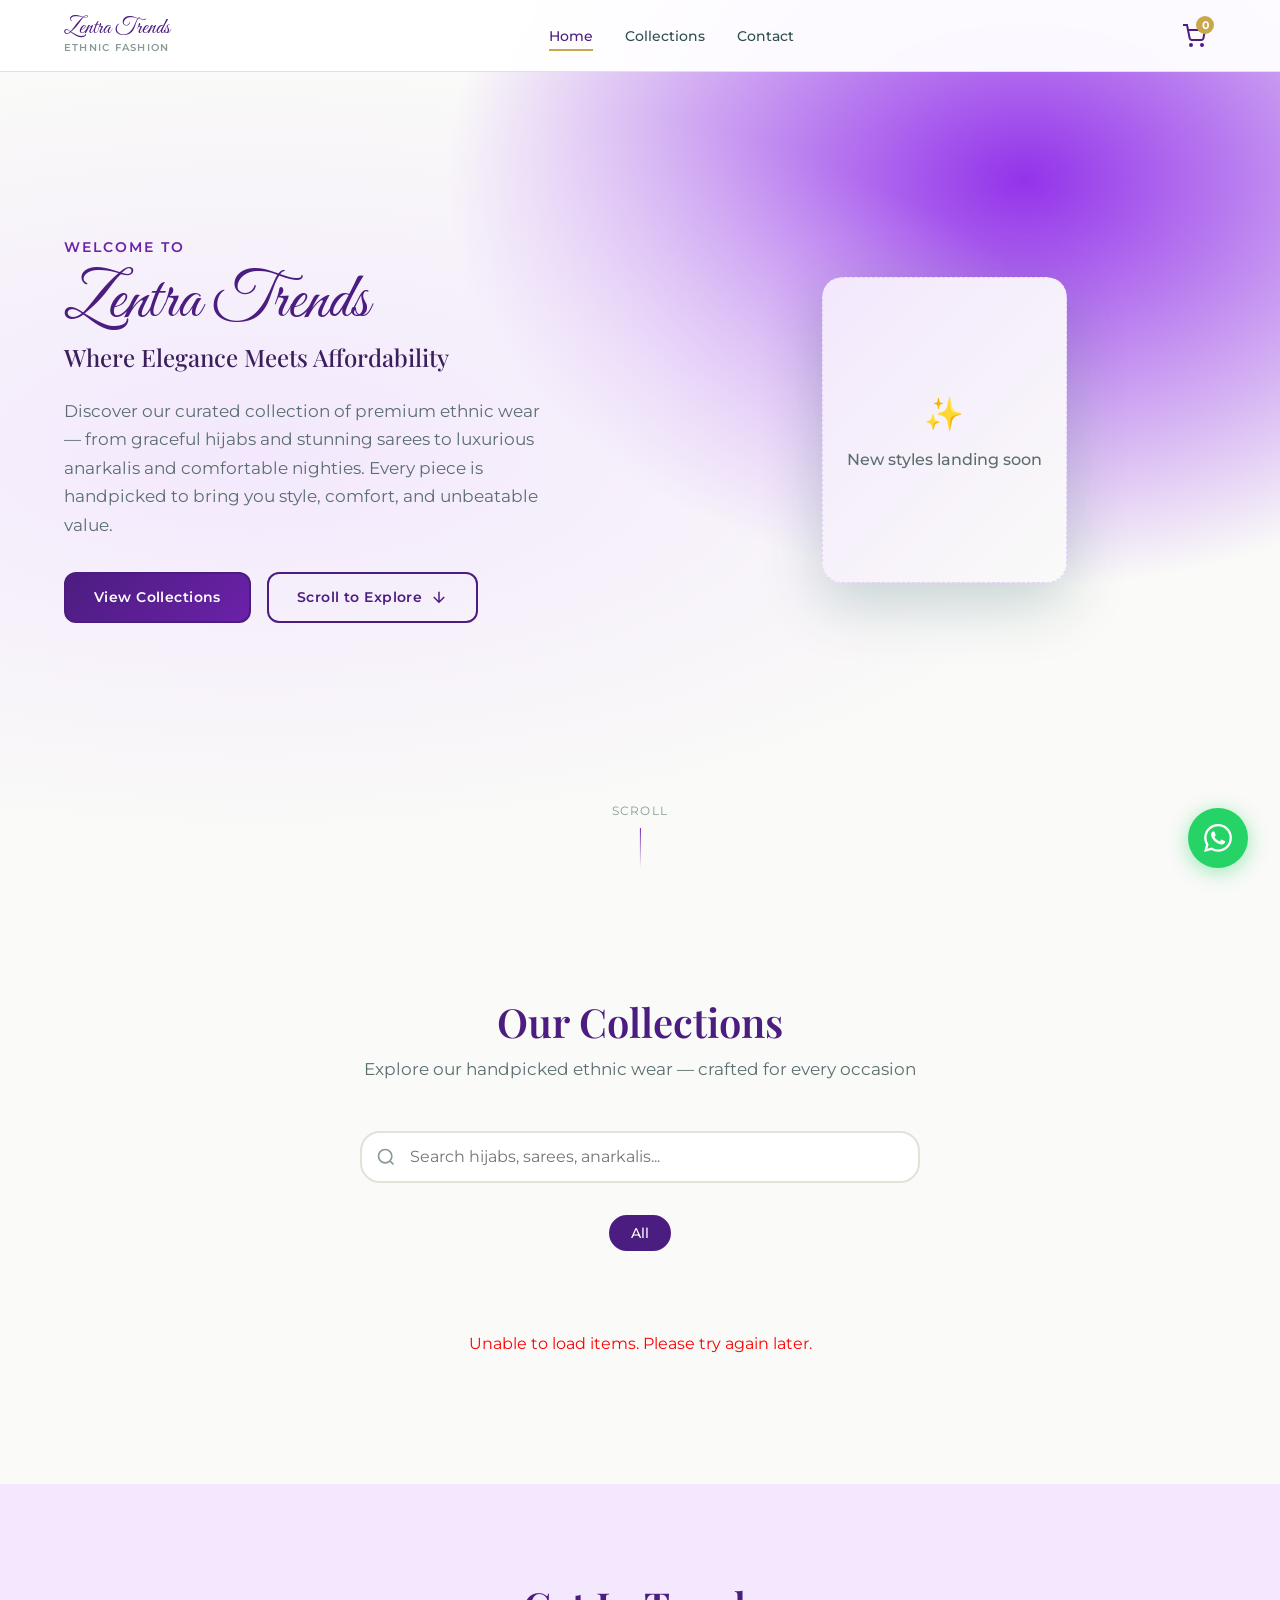
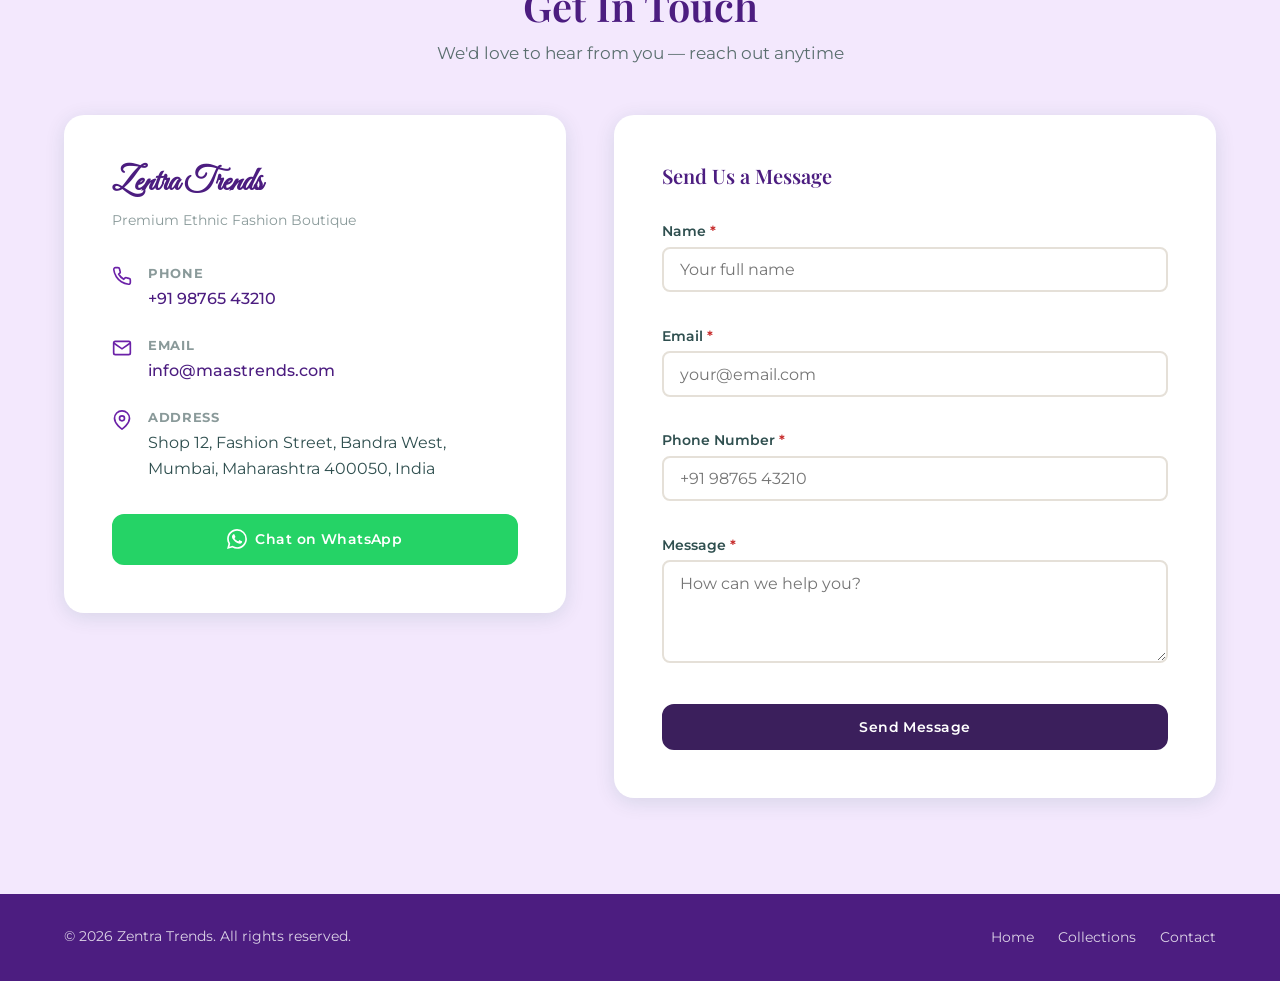
<file: user/index.html>
﻿<!DOCTYPE html>
<html lang="en">
<head>
  <meta charset="UTF-8">
  <meta name="viewport" content="width=device-width, initial-scale=1.0">
  <meta name="description" content="Zentra Trends — Premium ethnic wear including hijabs, sarees, anarkalis, nighties and 3-piece sets. Shop elegant clothing at affordable prices.">
  <title>Zentra Trends | Ethnic Fashion Boutique</title>

  <!-- Google Fonts -->
  <link rel="preconnect" href="https://fonts.googleapis.com">
  <link rel="preconnect" href="https://fonts.gstatic.com" crossorigin>
  <link href="https://fonts.googleapis.com/css2?family=Great+Vibes&family=Montserrat:wght@300;400;500;600;700&family=Playfair+Display:wght@400;500;600;700&display=swap" rel="stylesheet">

  <!-- Live stylesheet (edit maas-trends.css, not this file) -->
  <link rel="stylesheet" href="maas-trends.css">

  <!-- Razorpay Standard Checkout -->
  <script src="https://checkout.razorpay.com/v1/checkout.js"></script>
</head>
<body>

  <!-- ========== HEADER / NAVIGATION ========== -->
  <header class="header" id="header">
    <div class="container header__inner">
      <a href="#home" class="header__logo">
        <span class="header__brand">
          <span class="header__brand-script">Zentra Trends</span>
          <span class="header__brand-sub">Ethnic Fashion</span>
        </span>
      </a>

      <nav class="nav" id="nav" aria-label="Main navigation">
        <ul class="nav__list">
          <li><a href="#home" class="nav__link active" data-section="home">Home</a></li>
          <li><a href="#collections" class="nav__link" data-section="collections">Collections</a></li>
          <li><a href="#contact" class="nav__link" data-section="contact">Contact</a></li>
        </ul>
      </nav>

      <div class="header__actions">
        <button class="cart-btn" id="cartBtn" aria-label="Open shopping cart">
          <svg width="24" height="24" viewBox="0 0 24 24" fill="none" stroke="currentColor" stroke-width="2" aria-hidden="true">
            <circle cx="9" cy="21" r="1"/><circle cx="20" cy="21" r="1"/>
            <path d="M1 1h4l2.68 13.39a2 2 0 0 0 2 1.61h9.72a2 2 0 0 0 2-1.61L23 6H6"/>
          </svg>
          <span class="cart-btn__count" id="cartCount">0</span>
        </button>
        <button class="nav-toggle" id="navToggle" aria-label="Toggle navigation menu" aria-expanded="false">
          <span></span><span></span><span></span>
        </button>
      </div>
    </div>
  </header>

  <main>

    <!-- ========== HOME SECTION ========== -->
    <section class="section hero" id="home">
      <div class="hero__bg" aria-hidden="true"></div>
      <div class="container hero__content">
        <div class="hero__text reveal">
          <p class="hero__eyebrow">Welcome to</p>
          <h1 class="hero__title">
            <span class="hero__title-script">Zentra Trends</span>
            <span class="hero__title-sub">Where Elegance Meets Affordability</span>
          </h1>
          <p class="hero__desc">
            Discover our curated collection of premium ethnic wear — from graceful hijabs and stunning sarees
            to luxurious anarkalis and comfortable nighties. Every piece is handpicked to bring you
            style, comfort, and unbeatable value.
          </p>
          <div class="hero__cta">
            <a href="#collections" class="btn btn--gold" id="viewCollectionsBtn">View Collections</a>
            <a href="#collections" class="btn btn--outline" id="scrollExploreBtn">
              Scroll to Explore
              <svg width="18" height="18" viewBox="0 0 24 24" fill="none" stroke="currentColor" stroke-width="2" aria-hidden="true">
                <path d="M12 5v14M5 12l7 7 7-7"/>
              </svg>
            </a>
          </div>
        </div>
        <div class="hero__visual reveal">
          <div class="hero__image-frame" id="heroVisualFrame">
            <div class="new-arrivals__slider" id="newArrivalsSlider">
              <div class="new-arrivals__track" id="newArrivalsTrack">
                <!-- Slides rendered by JavaScript -->
              </div>
            </div>
            <div class="hero__visual-placeholder" id="heroVisualPlaceholder" hidden>
              <span class="hero__visual-placeholder-icon" aria-hidden="true">✨</span>
              <p class="hero__visual-placeholder-text">New styles landing soon</p>
            </div>
          </div>
          <div class="new-arrivals__dots" id="newArrivalsDots"></div>
        </div>
      </div>
      <div class="hero__scroll-hint" aria-hidden="true">
        <span>Scroll</span>
        <div class="hero__scroll-line"></div>
      </div>
    </section>

    <!-- ========== COLLECTIONS SECTION ========== -->
    <section class="section collections" id="collections">
      <div class="container">
        <div class="section-header reveal">
          <h2 class="section-title">Our Collections</h2>
          <p class="section-subtitle">Explore our handpicked ethnic wear — crafted for every occasion</p>
        </div>

        <!-- Search Bar -->
        <div class="search-bar reveal">
          <svg class="search-bar__icon" width="20" height="20" viewBox="0 0 24 24" fill="none" stroke="currentColor" stroke-width="2" aria-hidden="true">
            <circle cx="11" cy="11" r="8"/><path d="m21 21-4.35-4.35"/>
          </svg>
          <input type="search" id="searchInput" class="search-bar__input"
                 placeholder="Search hijabs, sarees, anarkalis..." aria-label="Search products">
          <button class="search-bar__clear" id="searchClear" aria-label="Clear search" hidden>&times;</button>
        </div>

        <!-- Category Filters (rendered dynamically from /api/categories by initCategoryFilters() in maas-trends.js, so they always match whatever the admin has configured) -->
        <div class="category-filters reveal" id="categoryFilters" role="tablist" aria-label="Product categories">
          <button class="category-filter active" data-category="all" role="tab" aria-selected="true">All</button>
        </div>

        <!-- Product Grid -->
        <div class="product-grid" id="productGrid" role="list">
          <!-- Products rendered by JavaScript -->
        </div>

        <p class="no-results" id="noResults" hidden>No products found. Try a different search term.</p>
      </div>
    </section>

    <!-- ========== CONTACT SECTION ========== -->
    <section class="section contact" id="contact">
      <div class="container">
        <div class="section-header reveal">
          <h2 class="section-title">Get In Touch</h2>
          <p class="section-subtitle">We'd love to hear from you — reach out anytime</p>
        </div>

        <div class="contact__grid">
          <!-- Contact Info -->
          <div class="contact__info reveal">
            <div class="contact__card">
              <h3 class="contact__shop-name">Zentra Trends</h3>
              <p class="contact__tagline">Premium Ethnic Fashion Boutique</p>

              <ul class="contact__details">
                <li>
                  <svg width="20" height="20" viewBox="0 0 24 24" fill="none" stroke="currentColor" stroke-width="2" aria-hidden="true">
                    <path d="M22 16.92v3a2 2 0 0 1-2.18 2 19.79 19.79 0 0 1-8.63-3.07 19.5 19.5 0 0 1-6-6 19.79 19.79 0 0 1-3.07-8.67A2 2 0 0 1 4.11 2h3a2 2 0 0 1 2 1.72c.127.96.361 1.903.7 2.81a2 2 0 0 1-.45 2.11L8.09 9.91a16 16 0 0 0 6 6l1.27-1.27a2 2 0 0 1 2.11-.45c.907.339 1.85.573 2.81.7A2 2 0 0 1 22 16.92z"/>
                  </svg>
                  <div>
                    <strong>Phone</strong>
                    <a href="tel:+919876543210">+91 98765 43210</a>
                  </div>
                </li>
                <li>
                  <svg width="20" height="20" viewBox="0 0 24 24" fill="none" stroke="currentColor" stroke-width="2" aria-hidden="true">
                    <path d="M4 4h16c1.1 0 2 .9 2 2v12c0 1.1-.9 2-2 2H4c-1.1 0-2-.9-2-2V6c0-1.1.9-2 2-2z"/>
                    <polyline points="22,6 12,13 2,6"/>
                  </svg>
                  <div>
                    <strong>Email</strong>
                    <a href="mailto:info@maastrends.com">info@maastrends.com</a>
                  </div>
                </li>
                <li>
                  <svg width="20" height="20" viewBox="0 0 24 24" fill="none" stroke="currentColor" stroke-width="2" aria-hidden="true">
                    <path d="M21 10c0 7-9 13-9 13s-9-6-9-13a9 9 0 0 1 18 0z"/><circle cx="12" cy="10" r="3"/>
                  </svg>
                  <div>
                    <strong>Address</strong>
                    <span>Shop 12, Fashion Street, Bandra West,<br>Mumbai, Maharashtra 400050, India</span>
                  </div>
                </li>
              </ul>

              <a href="#" class="btn btn--whatsapp contact__wa-btn" id="contactWhatsAppBtn">
                <svg width="20" height="20" viewBox="0 0 24 24" fill="currentColor" aria-hidden="true">
                  <path d="M17.472 14.382c-.297-.149-1.758-.867-2.03-.967-.273-.099-.471-.148-.67.15-.197.297-.767.966-.94 1.164-.173.199-.347.223-.644.075-.297-.15-1.255-.463-2.39-1.475-.883-.788-1.48-1.761-1.653-2.059-.173-.297-.018-.458.13-.606.134-.133.298-.347.446-.52.149-.174.198-.298.298-.497.099-.198.05-.371-.025-.52-.075-.149-.669-1.612-.916-2.207-.242-.579-.487-.5-.669-.51-.173-.008-.371-.01-.57-.01-.198 0-.52.074-.792.372-.272.297-1.04 1.016-1.04 2.479 0 1.462 1.065 2.875 1.213 3.074.149.198 2.096 3.2 5.077 4.487.709.306 1.262.489 1.694.625.712.227 1.36.195 1.871.118.571-.085 1.758-.719 2.006-1.413.248-.694.248-1.289.173-1.413-.074-.124-.272-.198-.57-.347m-5.421 7.403h-.004a9.87 9.87 0 01-5.031-1.378l-.361-.214-3.741.982.998-3.648-.235-.374a9.86 9.86 0 01-1.51-5.26c.001-5.45 4.436-9.884 9.888-9.884 2.64 0 5.122 1.03 6.988 2.898a9.825 9.825 0 012.893 6.994c-.003 5.45-4.435 9.884-9.885 9.884m8.413-18.297A11.815 11.815 0 0012.05 0C5.495 0 .16 5.335.157 11.892c0 2.096.547 4.142 1.588 5.945L.057 24l6.305-1.654a11.882 11.882 0 005.683 1.448h.005c6.554 0 11.89-5.335 11.893-11.893a11.821 11.821 0 00-3.48-8.413z"/>
                </svg>
                Chat on WhatsApp
              </a>
            </div>
          </div>

          <!-- Contact Form -->
          <form class="contact__form reveal" id="contactForm" novalidate>
            <h3 class="contact__form-title">Send Us a Message</h3>
            <div class="form-group">
              <label for="contactName">Name <span class="required">*</span></label>
              <input type="text" id="contactName" name="name" required placeholder="Your full name">
              <span class="form-error" id="contactNameError"></span>
            </div>
            <div class="form-group">
              <label for="contactEmail">Email <span class="required">*</span></label>
              <input type="email" id="contactEmail" name="email" required placeholder="your@email.com">
              <span class="form-error" id="contactEmailError"></span>
            </div>
            <div class="form-group">
              <label for="contactPhone">Phone Number <span class="required">*</span></label>
              <input type="tel" id="contactPhone" name="phone" required placeholder="+91 98765 43210">
              <span class="form-error" id="contactPhoneError"></span>
            </div>
            <div class="form-group">
              <label for="contactMessage">Message <span class="required">*</span></label>
              <textarea id="contactMessage" name="message" rows="4" required placeholder="How can we help you?"></textarea>
              <span class="form-error" id="contactMessageError"></span>
            </div>
            <button type="submit" class="btn btn--primary btn--full">Send Message</button>
            <p class="form-success" id="contactFormSuccess" hidden>Thank you! Your message has been sent. We'll get back to you soon.</p>
          </form>
        </div>
      </div>
    </section>

  </main>

  <!-- ========== FOOTER ========== -->
  <footer class="footer">
    <div class="container footer__inner">
      <div class="footer__brand">
        <p>&copy; 2026 Zentra Trends. All rights reserved.</p>
      </div>
      <nav class="footer__nav" aria-label="Footer navigation">
        <a href="#home">Home</a>
        <a href="#collections">Collections</a>
        <a href="#contact">Contact</a>
      </nav>
    </div>
  </footer>

  <!-- ========== FLOATING WHATSAPP BUTTON ========== -->
  <a href="#" class="whatsapp-float" id="whatsappFloat" aria-label="Chat on WhatsApp" title="Chat with us on WhatsApp">
    <svg width="28" height="28" viewBox="0 0 24 24" fill="currentColor" aria-hidden="true">
      <path d="M17.472 14.382c-.297-.149-1.758-.867-2.03-.967-.273-.099-.471-.148-.67.15-.197.297-.767.966-.94 1.164-.173.199-.347.223-.644.075-.297-.15-1.255-.463-2.39-1.475-.883-.788-1.48-1.761-1.653-2.059-.173-.297-.018-.458.13-.606.134-.133.298-.347.446-.52.149-.174.198-.298.298-.497.099-.198.05-.371-.025-.52-.075-.149-.669-1.612-.916-2.207-.242-.579-.487-.5-.669-.51-.173-.008-.371-.01-.57-.01-.198 0-.52.074-.792.372-.272.297-1.04 1.016-1.04 2.479 0 1.462 1.065 2.875 1.213 3.074.149.198 2.096 3.2 5.077 4.487.709.306 1.262.489 1.694.625.712.227 1.36.195 1.871.118.571-.085 1.758-.719 2.006-1.413.248-.694.248-1.289.173-1.413-.074-.124-.272-.198-.57-.347m-5.421 7.403h-.004a9.87 9.87 0 01-5.031-1.378l-.361-.214-3.741.982.998-3.648-.235-.374a9.86 9.86 0 01-1.51-5.26c.001-5.45 4.436-9.884 9.888-9.884 2.64 0 5.122 1.03 6.988 2.898a9.825 9.825 0 012.893 6.994c-.003 5.45-4.435 9.884-9.885 9.884m8.413-18.297A11.815 11.815 0 0012.05 0C5.495 0 .16 5.335.157 11.892c0 2.096.547 4.142 1.588 5.945L.057 24l6.305-1.654a11.882 11.882 0 005.683 1.448h.005c6.554 0 11.89-5.335 11.893-11.893a11.821 11.821 0 00-3.48-8.413z"/>
    </svg>
  </a>

  <!-- ========== CART SIDEBAR ========== -->
  <div class="overlay" id="cartOverlay" hidden></div>
  <aside class="cart-sidebar" id="cartSidebar" aria-label="Shopping cart" hidden>
    <div class="cart-sidebar__header">
      <h2>Your Cart</h2>
      <button class="modal-close" id="cartClose" aria-label="Close cart">&times;</button>
    </div>
    <div class="cart-sidebar__body" id="cartBody">
      <p class="cart-empty" id="cartEmpty">Your cart is empty. Start shopping!</p>
      <ul class="cart-items" id="cartItems"></ul>
    </div>
    <div class="cart-sidebar__footer" id="cartFooter" hidden>
      <div class="cart-total">
        <span>Total</span>
        <span id="cartTotal">₹0</span>
      </div>
      <button class="btn btn--primary btn--full" id="cartCheckoutBtn">Proceed to Checkout</button>
    </div>
  </aside>

  <!-- ========== PRODUCT DETAIL MODAL ========== -->
  <div class="modal" id="productModal" role="dialog" aria-modal="true" aria-labelledby="productModalTitle" hidden>
    <div class="modal__backdrop" data-close-modal></div>
    <div class="modal__content modal__content--product">
      <button class="modal-close" data-close-modal aria-label="Close product details">&times;</button>
      <div class="product-detail" id="productDetail">
        <!-- Rendered by JavaScript -->
      </div>
    </div>
  </div>

  <!-- ========== CHECKOUT MODAL ========== -->
  <div class="modal" id="checkoutModal" role="dialog" aria-modal="true" aria-labelledby="checkoutTitle" hidden>
    <div class="modal__backdrop" data-close-modal></div>
    <div class="modal__content modal__content--checkout">
      <button class="modal-close" data-close-modal aria-label="Close checkout">&times;</button>
      <h2 id="checkoutTitle" class="modal__title">Checkout</h2>

      <form id="checkoutForm" class="checkout-form" novalidate>
        <div class="checkout-grid">
          <!-- Customer Details -->
          <div class="checkout-section">
            <h3 class="checkout-section__title">Delivery Details</h3>
            <div class="form-row">
              <div class="form-group">
                <label for="fullName">Full Name <span class="required">*</span></label>
                <input type="text" id="fullName" name="fullName" required>
              </div>
              <div class="form-group">
                <label for="mobile">Mobile Number <span class="required">*</span></label>
                <input type="tel" id="mobile" name="mobile" required placeholder="+91">
              </div>
            </div>
            <div class="form-group">
              <label for="email">Email Address <span class="required">*</span></label>
              <input type="email" id="email" name="email" required>
            </div>
            <div class="form-row">
              <div class="form-group">
                <label for="houseNo">House/Flat Number <span class="required">*</span></label>
                <input type="text" id="houseNo" name="houseNo" required>
              </div>
              <div class="form-group">
                <label for="street">Street Address <span class="required">*</span></label>
                <input type="text" id="street" name="street" required>
              </div>
            </div>
            <div class="form-row">
              <div class="form-group">
                <label for="area">Area/Locality <span class="required">*</span></label>
                <input type="text" id="area" name="area" required>
              </div>
              <div class="form-group">
                <label for="city">City <span class="required">*</span></label>
                <input type="text" id="city" name="city" required>
              </div>
            </div>
            <div class="form-row">
              <div class="form-group">
                <label for="state">State <span class="required">*</span></label>
                <input type="text" id="state" name="state" required>
              </div>
              <div class="form-group">
                <label for="postalCode">Postal Code <span class="required">*</span></label>
                <input type="text" id="postalCode" name="postalCode" required>
              </div>
            </div>
            <div class="form-group">
              <label for="country">Country <span class="required">*</span></label>
              <input type="text" id="country" name="country" value="India" required>
            </div>
            <div class="form-group">
              <label for="landmark">Landmark (Optional)</label>
              <input type="text" id="landmark" name="landmark" placeholder="Nearby landmark for easy delivery">
            </div>
          </div>

          <!-- Order Summary & Payment -->
          <div class="checkout-section">
            <h3 class="checkout-section__title">Order Summary</h3>
            <div class="order-summary" id="orderSummary"></div>

            <h3 class="checkout-section__title">Payment</h3>
            <div class="payment-secure-badge">
              <svg width="14" height="14" viewBox="0 0 24 24" fill="none" stroke="currentColor" stroke-width="2" aria-hidden="true"><rect x="5" y="11" width="14" height="9" rx="2"/><path d="M8 11V7a4 4 0 0 1 8 0v4"/></svg>
              Secured by Razorpay
            </div>

            <div class="payment-accordion" id="paymentAccordion" role="radiogroup" aria-label="Select payment method">

              <div class="payment-item open" data-method="upi">
                <div class="payment-row" data-toggle tabindex="0" role="radio" aria-checked="true">
                  <span class="payment-row__icon" aria-hidden="true">
                    <svg width="20" height="20" viewBox="0 0 24 24" fill="none" stroke="currentColor" stroke-width="1.8"><path d="M3 12h18M3 12l5-5M3 12l5 5M21 12l-5-5M21 12l-5 5"/></svg>
                  </span>
                  <span class="payment-row__text">
                    <strong>UPI</strong>
                    <small>Pay using Google Pay, PhonePe, Paytm &amp; more</small>
                  </span>
                  <input type="radio" name="paymentMethod" value="upi" checked hidden>
                  <svg class="payment-row__chevron" width="18" height="18" viewBox="0 0 24 24" fill="none" stroke="currentColor" stroke-width="2" aria-hidden="true"><path d="M6 9l6 6 6-6"/></svg>
                </div>
                <div class="payment-panel">
                  <div class="payment-panel__inner">
                    <p class="payment-panel__note">
                      <svg width="16" height="16" viewBox="0 0 24 24" fill="none" stroke="currentColor" stroke-width="2" aria-hidden="true"><rect x="5" y="11" width="14" height="9" rx="2"/><path d="M8 11V7a4 4 0 0 1 8 0v4"/></svg>
                      You'll be taken to a secure Razorpay window to complete your UPI payment.
                    </p>
                  </div>
                </div>
              </div>

              <div class="payment-item" data-method="card">
                <div class="payment-row" data-toggle tabindex="0" role="radio" aria-checked="false">
                  <span class="payment-row__icon" aria-hidden="true">
                    <svg width="20" height="20" viewBox="0 0 24 24" fill="none" stroke="currentColor" stroke-width="1.8"><rect x="2" y="5" width="20" height="14" rx="2"/><line x1="2" y1="10" x2="22" y2="10"/></svg>
                  </span>
                  <span class="payment-row__text">
                    <strong>Credit / Debit / ATM Card</strong>
                    <small>Visa, Mastercard, RuPay &amp; more accepted</small>
                  </span>
                  <input type="radio" name="paymentMethod" value="card" hidden>
                  <svg class="payment-row__chevron" width="18" height="18" viewBox="0 0 24 24" fill="none" stroke="currentColor" stroke-width="2" aria-hidden="true"><path d="M6 9l6 6 6-6"/></svg>
                </div>
                <div class="payment-panel">
                  <div class="payment-panel__inner">
                    <p class="payment-panel__note">
                      <svg width="16" height="16" viewBox="0 0 24 24" fill="none" stroke="currentColor" stroke-width="2" aria-hidden="true"><rect x="5" y="11" width="14" height="9" rx="2"/><path d="M8 11V7a4 4 0 0 1 8 0v4"/></svg>
                      Card details are entered on Razorpay's secure page — Zentra Trends never sees or stores your card number.
                    </p>
                  </div>
                </div>
              </div>

              <div class="payment-item" data-method="emi">
                <div class="payment-row" data-toggle tabindex="0" role="radio" aria-checked="false">
                  <span class="payment-row__icon" aria-hidden="true">
                    <svg width="20" height="20" viewBox="0 0 24 24" fill="none" stroke="currentColor" stroke-width="1.8"><circle cx="7" cy="7" r="2"/><circle cx="17" cy="17" r="2"/><line x1="6" y1="18" x2="18" y2="6"/></svg>
                  </span>
                  <span class="payment-row__text">
                    <strong>EMI</strong>
                    <small>Convert your order into easy monthly instalments</small>
                  </span>
                  <input type="radio" name="paymentMethod" value="emi" hidden>
                  <svg class="payment-row__chevron" width="18" height="18" viewBox="0 0 24 24" fill="none" stroke="currentColor" stroke-width="2" aria-hidden="true"><path d="M6 9l6 6 6-6"/></svg>
                </div>
                <div class="payment-panel">
                  <div class="payment-panel__inner">
                    <p class="payment-panel__note">
                      <svg width="16" height="16" viewBox="0 0 24 24" fill="none" stroke="currentColor" stroke-width="2" aria-hidden="true"><rect x="5" y="11" width="14" height="9" rx="2"/><path d="M8 11V7a4 4 0 0 1 8 0v4"/></svg>
                      EMI is available on eligible credit/debit cards, subject to your bank's terms.
                    </p>
                  </div>
                </div>
              </div>

              <div class="payment-item" data-method="netbanking">
                <div class="payment-row" data-toggle tabindex="0" role="radio" aria-checked="false">
                  <span class="payment-row__icon" aria-hidden="true">
                    <svg width="20" height="20" viewBox="0 0 24 24" fill="none" stroke="currentColor" stroke-width="1.8"><path d="M3 9l9-6 9 6"/><path d="M4 10v9M20 10v9M9 10v9M15 10v9"/><path d="M2 19h20"/></svg>
                  </span>
                  <span class="payment-row__text">
                    <strong>Net Banking</strong>
                    <small>Pay directly from your bank account</small>
                  </span>
                  <input type="radio" name="paymentMethod" value="netbanking" hidden>
                  <svg class="payment-row__chevron" width="18" height="18" viewBox="0 0 24 24" fill="none" stroke="currentColor" stroke-width="2" aria-hidden="true"><path d="M6 9l6 6 6-6"/></svg>
                </div>
                <div class="payment-panel">
                  <div class="payment-panel__inner">
                    <p class="payment-panel__note">
                      <svg width="16" height="16" viewBox="0 0 24 24" fill="none" stroke="currentColor" stroke-width="2" aria-hidden="true"><rect x="5" y="11" width="14" height="9" rx="2"/><path d="M8 11V7a4 4 0 0 1 8 0v4"/></svg>
                      You'll be redirected to your bank's login page via Razorpay to authorise the payment.
                    </p>
                  </div>
                </div>
              </div>

              <div class="payment-item" data-method="cod">
                <div class="payment-row" data-toggle tabindex="0" role="radio" aria-checked="false">
                  <span class="payment-row__icon" aria-hidden="true">
                    <svg width="20" height="20" viewBox="0 0 24 24" fill="none" stroke="currentColor" stroke-width="1.8"><rect x="2" y="6" width="20" height="12" rx="2"/><circle cx="12" cy="12" r="3"/></svg>
                  </span>
                  <span class="payment-row__text">
                    <strong>Cash on Delivery</strong>
                    <small>Pay in cash when your order arrives</small>
                  </span>
                  <input type="radio" name="paymentMethod" value="cod" hidden>
                  <svg class="payment-row__chevron" width="18" height="18" viewBox="0 0 24 24" fill="none" stroke="currentColor" stroke-width="2" aria-hidden="true"><path d="M6 9l6 6 6-6"/></svg>
                </div>
                <div class="payment-panel">
                  <div class="payment-panel__inner">
                    <p class="payment-panel__note">
                      <svg width="16" height="16" viewBox="0 0 24 24" fill="none" stroke="currentColor" stroke-width="2" aria-hidden="true"><circle cx="12" cy="12" r="10"/><path d="M12 8v4l3 3"/></svg>
                      No online payment needed — pay the delivery agent when your order arrives.
                    </p>
                  </div>
                </div>
              </div>

            </div>

            <button type="submit" class="btn btn--gold btn--full" id="placeOrderBtn">
              Proceed to Pay <span id="placeOrderAmount">₹0</span>
            </button>
          </div>
        </div>
      </form>
    </div>
  </div>


  <!-- ========== ORDER CONFIRMATION MODAL ========== -->
  <div class="modal" id="confirmationModal" role="dialog" aria-modal="true" aria-labelledby="confirmationTitle" hidden>
    <div class="modal__backdrop" data-close-modal></div>
    <div class="modal__content modal__content--confirmation">
      <button class="modal-close" data-close-modal aria-label="Close confirmation">&times;</button>
      <div class="confirmation" id="confirmationContent">
        <!-- Rendered by JavaScript -->
      </div>
    </div>
  </div>

  <!-- Toast Notification -->
  <div class="toast" id="toast" role="status" aria-live="polite" hidden></div>

  <!-- Live app logic — fetches products/cart/orders from the backend -->
  <script src="maas-trends.js"></script>
</body>
</html>
</file>
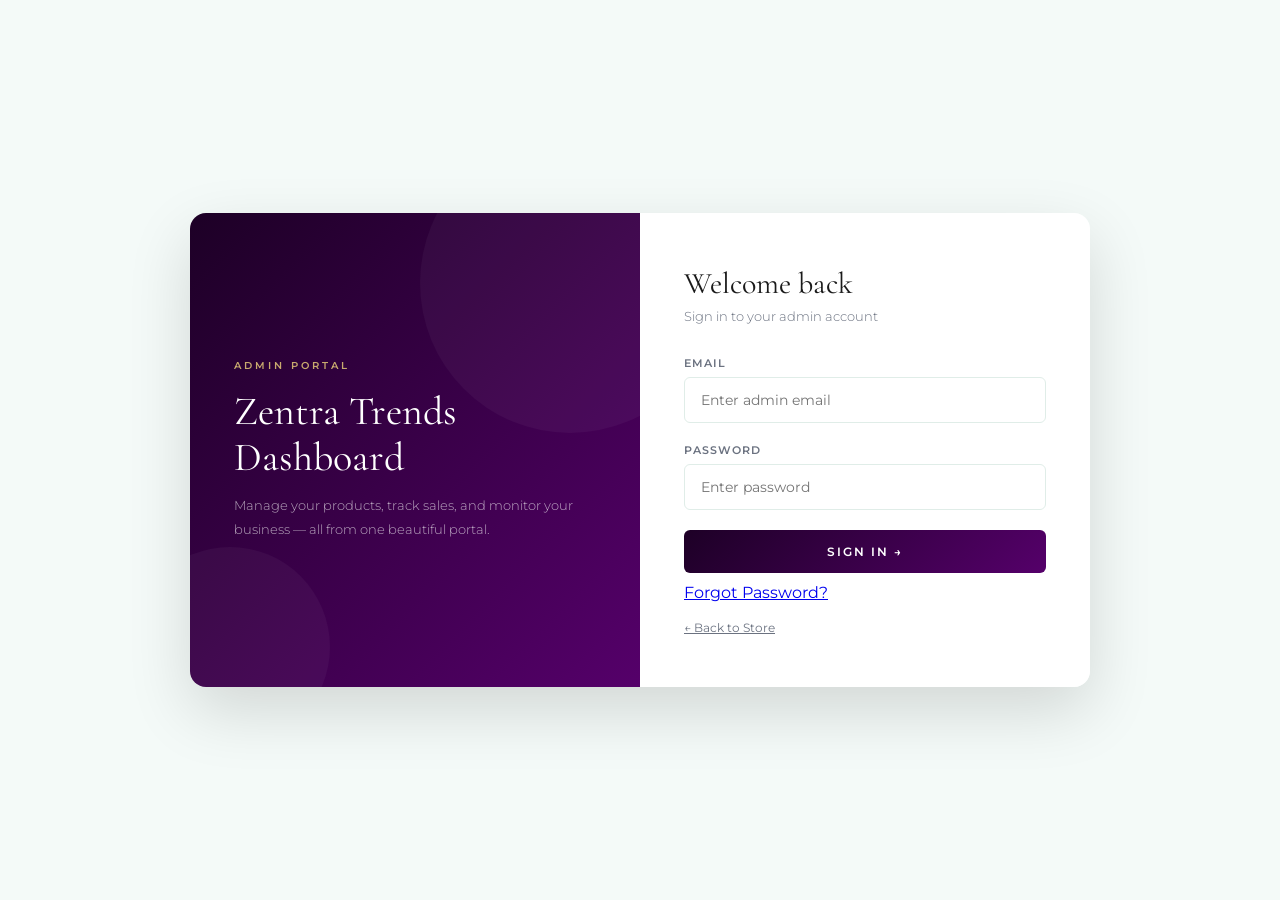
<file: admin/admin_index.html>
l̥ō<!DOCTYPE html>
<html lang="en">
<head>
<meta charset="UTF-8">
<meta name="viewport" content="width=device-width, initial-scale=1.0">
<title>Zentra Trends — Admin Portal</title>
<link href="https://fonts.googleapis.com/css2?family=Cormorant+Garamond:ital,wght@0,400;0,600;1,400&family=Montserrat:wght@300;400;500;600;700&display=swap" rel="stylesheet">
<link rel="stylesheet" href="styles.css">
</head>
<body>

<!-- LOGIN PAGE -->
<div id="login-page">
  <div class="login-split">
    <div class="login-left">
      <p class="ll-label">Admin Portal</p>
      <h1 class="ll-title">Zentra Trends Dashboard</h1>
      <p class="ll-sub">Manage your products, track sales, and monitor your business — all from one beautiful portal.</p>
    </div>
    <div class="login-right"> 
      <div class="lr-title">Welcome back</div>
      <p class="lr-sub">Sign in to your admin account</p>
      <div class="lform-group">
        <label>Email</label>
        <input type="email" id="l-user" placeholder="Enter admin email">
      </div>
      <div class="lform-group">
        <label>Password</label>
        <input type="password" id="l-pass" placeholder="Enter password" onkeydown="if(event.key==='Enter')doLogin()">
      </div>
      <button class="btn-login" onclick="doLogin()">Sign In →</button>
      <div class="login-error" id="login-err">Invalid credentials.</div>
      <div style="margin-top:10px"><a href="#" onclick="resetPasswordByMobile()">Forgot Password?</a></div>
      <a class="back-store" href="index.html">← Back to Store</a>
    </div>
  </div>
</div>

<!-- ADMIN APP -->
<div id="admin-app">
<div class="admin-layout">

  <!-- SIDEBAR -->
  <div class="sidebar-overlay" id="sidebar-overlay" onclick="closeSidebar()"></div>

  <aside class="sidebar" id="sidebar">
    <div class="sidebar-brand">
      <div>
        <div class="brand-name">Zentra Trends</div>
        <span class="brand-badge">Admin Portal</span>
      </div>
    </div>
    <nav class="sidebar-nav">
      <div class="nav-section-label">Overview</div>
      <div class="nav-item active" onclick="goTab('dashboard',this)"><span class="nav-icon">📊</span> Dashboard</div>
      <div class="nav-section-label">Catalogue</div>
      <div class="nav-item" onclick="goTab('products',this)"><span class="nav-icon">👗</span> Products</div>
      <div class="nav-item" onclick="goTab('categories',this)"><span class="nav-icon">🏷️</span> Categories</div>
      <div class="nav-item" onclick="goTab('delivery',this)"><span class="nav-icon">🚚</span> Delivery Charges</div>
      <div class="nav-item" onclick="goTab('orders',this)"><span class="nav-icon">📦</span> Orders</div>
      <div class="nav-section-label">Analytics</div>
      <div class="nav-item" onclick="goTab('reports',this)"><span class="nav-icon">📈</span> Sales Reports</div>
      <div class="nav-item" onclick="goTab('customers',this)"><span class="nav-icon">👥</span> Customers</div>
    </nav>
    <div class="sidebar-footer">
      <div class="sidebar-user"><div>
          <div class="user-name">Admin User</div>
          <div class="user-role">Super Admin</div>
        </div>
      </div>
      <button class="btn-logout" onclick="doLogout()">Logout</button>
    </div>
  </aside>

  <!-- MAIN -->
  <div class="main-content">
    <div class="topbar">
      <div style="display:flex;align-items:center">
        <button class="hamburger-admin" onclick="toggleSidebar()">☰</button>
        <div class="topbar-left">
          <h1 id="page-title">Dashboard</h1>
        </div>
      </div>
      <div class="topbar-right">
        <div class="topbar-date" id="top-date"></div>
        <div class="notif-btn">🔔<div class="notif-dot"></div></div>
      </div>
    </div>

    <div class="page-content">

      <!-- DASHBOARD TAB -->
      <div class="tab-page active" id="tab-dashboard">
        <div class="stats-grid">
          <div class="stat-card green">
            <div class="sc-icon">💰</div>
            <div class="sc-label">Total Revenue</div>
            <div class="sc-value">₹84,250</div>
            <div class="sc-trend up">↑ 17% vs last month</div>
          </div>
          <div class="stat-card gold">
            <div class="sc-icon">📦</div>
            <div class="sc-label">Total Orders</div>
            <div class="sc-value">330</div>
            <div class="sc-trend up">↑ 24 new this week</div>
          </div>
          <div class="stat-card blue">
            <div class="sc-icon">👗</div>
            <div class="sc-label">Products Listed</div>
            <div class="sc-value" id="prod-count">12</div>
            <div class="sc-trend neutral">Across 5 categories</div>
          </div>
          <div class="stat-card red">
            <div class="sc-icon">⏳</div>
            <div class="sc-label">Pending Orders</div>
            <div class="sc-value">7</div>
            <div class="sc-trend down">Need attention</div>
          </div>
        </div>

        <div class="charts-row">
          <div class="card">
            <div class="card-head">
              <div><div class="card-title">Monthly Revenue</div><div class="card-sub">January — June 2026</div></div>
            </div>
            <div class="bar-wrap" id="monthly-chart"></div>
          </div>
          <div class="card">
            <div class="card-head"><div class="card-title">Sales by Category</div></div>
            <div class="pie-wrap">
              <div class="mini-pie"><div class="mini-pie-inner">330 units</div></div>
              <div class="pie-legend" id="pie-legend"></div>
            </div>
          </div>
        </div>

        <div class="charts-row">
          <div class="card">
            <div class="card-head">
              <div><div class="card-title">Recent Orders</div></div>
              <button class="btn-outline" onclick="goTab('orders',document.querySelector('.nav-item:nth-child(4)'))">View All</button>
            </div>
            <div class="table-wrap"><table id="dash-orders-table"></table></div>
          </div>
          <div class="card">
            <div class="card-head"><div class="card-title">Top Selling Products</div></div>
            <div style="padding:8px 22px 20px" id="top-products-list"></div>
          </div>
        </div>
      </div>

      <!-- PRODUCTS TAB -->
      <div class="tab-page" id="tab-products">
        <div style="display:flex;justify-content:space-between;align-items:center;margin-bottom:20px;flex-wrap:wrap;gap:12px">
          <input class="search-input" placeholder="🔍  Search products..." oninput="searchProds(this.value)">
          <div style="display:flex;gap:10px">
            <select id="cat-filter" onchange="filterProdsTable()" style="padding:10px 14px;border:1.5px solid var(--border);border-radius:6px;font-size:13px;color:var(--text)">
              <option value="">All Categories</option>
              <!-- Options populated from /api/categories by populateCategoryDropdowns() -->
            </select>
            <button class="btn-primary" onclick="openProdModal(null)">+ Add Product</button>
          </div>
        </div>
        <div class="card">
          <div class="card-head">
            <div><div class="card-title">All Products</div><div class="card-sub" id="prod-table-sub"></div></div>
          </div>
          <div class="table-wrap">
            <table>
              <thead><tr><th>Product</th><th>Category</th><th>Price</th><th>MRP</th><th>Discount</th><th>Stock</th><th>Actions</th></tr></thead>
              <tbody id="prod-table-body"></tbody>
            </table>
          </div>
        </div>
      </div>

      <!-- CATEGORIES TAB -->
      <div class="tab-page" id="tab-categories">
        <div class="card" style="margin-bottom:20px">
          <div class="card-head">
            <div><div class="card-title">Add Category</div><div class="card-sub">Categories added here appear as filter tabs on the storefront's Collections page, and in the Category dropdown when adding/editing a product</div></div>
          </div>
          <div style="padding:20px 22px;display:flex;gap:12px;align-items:flex-end;flex-wrap:wrap">
            <div class="form-group" style="margin:0;min-width:220px">
              <label>Category Name</label>
              <input type="text" id="new-cat-name" placeholder="e.g. Kurtis" onkeydown="if(event.key==='Enter')addCategory()">
            </div>
            <button class="btn-primary" onclick="addCategory()">+ Add Category</button>
          </div>
        </div>
        <div class="card">
          <div class="card-head">
            <div><div class="card-title">All Categories</div><div class="card-sub" id="cat-table-sub"></div></div>
          </div>
          <div class="table-wrap">
            <table>
              <thead><tr><th>Category Name</th><th>Slug</th><th>Actions</th></tr></thead>
              <tbody id="cat-table-body"></tbody>
            </table>
          </div>
        </div>
      </div>

      <!-- DELIVERY CHARGES TAB -->
      <div class="tab-page" id="tab-delivery">
        <div class="card" style="margin-bottom:20px">
          <div class="card-head">
            <div><div class="card-title">Default Delivery Charge</div><div class="card-sub">Used when a pincode is not in the lookup table</div></div>
          </div>
          <div style="padding:20px 22px;display:flex;gap:12px;align-items:flex-end;flex-wrap:wrap">
            <div class="form-group" style="margin:0;min-width:200px">
              <label>Fallback Charge (₹)</label>
              <input type="number" id="default-delivery-charge" min="0" step="1" placeholder="e.g. 99">
            </div>
            <button class="btn-primary" onclick="saveDefaultDeliveryCharge()">Save Default</button>
          </div>
        </div>
        <div style="display:flex;justify-content:space-between;align-items:center;margin-bottom:20px;flex-wrap:wrap;gap:12px">
          <input class="search-input" id="delivery-search" placeholder="🔍  Search by pincode..." oninput="searchDeliveryCharges(this.value)">
          <button class="btn-primary" onclick="openDeliveryModal(null)">+ Add Pincode</button>
        </div>
        <div class="card">
          <div class="card-head">
            <div><div class="card-title">Delivery Charge Lookup</div><div class="card-sub" id="delivery-table-sub"></div></div>
          </div>
          <div class="table-wrap">
            <table>
              <thead><tr><th>Pincode</th><th>Area / District</th><th>Delivery Charge</th><th>Updated</th><th>Actions</th></tr></thead>
              <tbody id="delivery-table-body"></tbody>
            </table>
          </div>
        </div>
      </div>

      <!-- ORDERS TAB -->
      <div class="tab-page" id="tab-orders">
        <div style="display:flex;gap:10px;margin-bottom:20px;flex-wrap:wrap">
          <input class="search-input" placeholder="🔍  Search orders..." style="width:auto;flex:1;min-width:180px">
          <select style="padding:10px 14px;border:1.5px solid var(--border);border-radius:6px;font-size:13px;color:var(--text)" id="order-filter" onchange="renderOrders()">
            <option value="">All Orders</option>
            <option value="order_placed">Order Placed</option>
            <option value="awaiting_payment">Awaiting Payment</option>
            <option value="processing">Processing</option>
            <option value="shipped">Shipped</option>
            <option value="delivered">Delivered</option>
            <option value="cancelled">Cancelled</option>
          </select>
        </div>
        <div class="card">
          <div class="card-head"><div class="card-title">Orders</div></div>
          <div class="table-wrap">
            <table>
              <thead><tr><th>Order ID</th><th>Customer</th><th>Product</th><th>Amount</th><th>Payment</th><th>Date</th><th>Status</th><th>Action</th></tr></thead>
              <tbody id="orders-table-body"></tbody>
            </table>
          </div>
        </div>
      </div>

      <!-- REPORTS TAB -->
      <div class="tab-page" id="tab-reports">
        <div class="report-summary">
          <div class="report-card"><div class="rc-val">₹84,250</div><div class="rc-label">June Revenue</div></div>
          <div class="report-card"><div class="rc-val">330</div><div class="rc-label">Units Sold (June)</div></div>
          <div class="report-card"><div class="rc-val">₹255.3</div><div class="rc-label">Avg Order Value</div></div>
        </div>
        <div class="charts-row">
          <div class="card">
            <div class="card-head"><div><div class="card-title">Monthly Revenue Breakdown</div><div class="card-sub">Jan – Jun 2026</div></div></div>
            <div style="padding:20px 22px" id="report-monthly"></div>
          </div>
          <div class="card">
            <div class="card-head"><div class="card-title">Category Breakdown</div></div>
            <div style="padding:20px 22px" id="report-cats"></div>
          </div>
        </div>
        <div class="card">
          <div class="card-head"><div><div class="card-title">Max Selling Products — All Time</div></div></div>
          <div class="table-wrap">
            <table>
              <thead><tr><th>Rank</th><th>Product</th><th>Category</th><th>Units Sold</th><th>Revenue</th></tr></thead>
              <tbody id="top-products-table"></tbody>
            </table>
          </div>
        </div>
      </div>

      <!-- CUSTOMERS TAB -->
      <div class="tab-page" id="tab-customers">
        <div class="stats-grid">
          <div class="stat-card green"><div class="sc-icon">👥</div><div class="sc-label">Total Customers</div><div class="sc-value">1,248</div><div class="sc-trend up">↑ 48 this month</div></div>
          <div class="stat-card gold"><div class="sc-icon">🔁</div><div class="sc-label">Repeat Buyers</div><div class="sc-value">68%</div><div class="sc-trend up">↑ 5% vs last month</div></div>
          <div class="stat-card blue"><div class="sc-icon">📍</div><div class="sc-label">Tamil Nadu</div><div class="sc-value">84%</div><div class="sc-trend neutral">Top location</div></div>
          <div class="stat-card red"><div class="sc-icon">⭐</div><div class="sc-label">Avg Rating</div><div class="sc-value">4.8</div><div class="sc-trend up">★ 4.8 / 5.0</div></div>
        </div>
        <div class="card">
          <div class="card-head"><div class="card-title">Recent Customers</div></div>
          <div class="table-wrap">
            <table>
              <thead><tr><th>Name</th><th>Phone</th><th>City</th><th>Orders</th><th>Total Spent</th><th>Last Order</th></tr></thead>
              <tbody id="customers-table"></tbody>
            </table>
          </div>
        </div>
      </div>

    </div><!-- /page-content -->
  </div><!-- /main-content -->
</div>
</div><!-- /admin-app -->

<!-- PRODUCT MODAL -->
<div class="modal-overlay" id="prod-modal">
  <div class="modal">
    <div class="modal-header">
      <div class="modal-title" id="pm-title">Add Product</div>
      <button class="modal-close" onclick="closeProdModal()">✕</button>
    </div>
    <div class="modal-body">
      <div class="img-preview" onclick="document.getElementById('pm-img-input').click()" id="img-preview">
        <div class="img-preview-placeholder"><span>🖼️</span><p>Click to upload product image</p></div>
      </div>
      <input type="file" id="pm-img-input" accept="image/*" style="display:none" onchange="previewImg(this)">
      <div class="form-checkbox">
        <label><input type="checkbox" id="pm-new-arrival"> Show in New Arrivals</label>
      </div>
      <div style="height:16px"></div>
      <div class="form-group"><label>Product Name</label><input type="text" id="pm-name" placeholder="e.g. Silk Banarasi Saree"></div>
      <div class="form-row-2">
        <div class="form-group"><label>Category</label>
          <select id="pm-cat">
            <!-- Options populated from /api/categories by populateCategoryDropdowns() -->
          </select>
        </div>
        <div class="form-group"><label>Stock Status</label>
          <select id="pm-stock">
            <option>In Stock</option><option>Low Stock</option><option>Out of Stock</option>
          </select>
        </div>
      </div>
      <div class="form-row-2">
        <div class="form-group"><label>Sale Price (₹)</label><input type="number" id="pm-price" placeholder="1299"></div>
        <div class="form-group"><label>MRP (₹)</label><input type="number" id="pm-mrp" placeholder="1799"></div>
      </div>
      <div class="form-row-2">
        <div class="form-group"><label>Fabric</label><input type="text" id="pm-fabric" placeholder="e.g. Pure Silk"></div>
        <div class="form-group"><label>Wash Care</label><input type="text" id="pm-care" placeholder="e.g. Hand Wash"></div>
      </div>
      <div class="form-group"><label>Description</label><textarea id="pm-desc" placeholder="Describe the product..."></textarea></div>
    </div>
    <div class="modal-footer">
      <button class="btn-outline" onclick="closeProdModal()">Cancel</button>
      <button class="btn-primary" onclick="saveProd()">Save Product</button>
    </div>
  </div>
</div>

<!-- DELIVERY CHARGE MODAL -->
<div class="modal-overlay" id="delivery-modal">
  <div class="modal">
    <div class="modal-header">
      <div class="modal-title" id="dm-title">Add Delivery Charge</div>
      <button class="modal-close" onclick="closeDeliveryModal()">✕</button>
    </div>
    <div class="modal-body">
      <div class="form-group"><label>Pincode</label><input type="text" id="dm-pincode" placeholder="e.g. 600001" maxlength="6"></div>
      <div class="form-group"><label>Area / District (optional)</label><input type="text" id="dm-area" placeholder="e.g. Chennai Central"></div>
      <div class="form-group"><label>Delivery Charge (₹)</label><input type="number" id="dm-charge" min="0" step="1" placeholder="e.g. 49"></div>
    </div>
    <div class="modal-footer">
      <button class="btn-outline" onclick="closeDeliveryModal()">Cancel</button>
      <button class="btn-primary" onclick="saveDeliveryCharge()">Save Entry</button>
    </div>
  </div>
</div>

<!-- TOAST -->
<div class="toast" id="toast"></div>

<script src="script.js"></script>
</body>
</html>
</file>
<file: user/maas-trends.css>
/* ============================================
   Zentra Trends × Ann's Bridal BARGAINS
   Brand Color Palette & Design Tokens
   ============================================ */

:root {
  /* Zentra Trends — Primary Teal Palette */
  --color-primary: #4C1D80;
  --color-secondary: #6B21A8;
  --color-secondary-light: #9333EA;
  --color-accent-mint: #F3E8FD;
  --color-accent-mint-dark: #E4CFFA;

  /* Ann's Bridal — Elegant Earth Tones */
  --color-sage: #A084C9;
  --color-cream: #F5F0E8;
  --color-forest: #3B1F5C;
  --color-gold: #C9A84C;
  --color-gold-light: #E8D5A3;

  /* Neutrals */
  --color-white: #FFFFFF;
  --color-off-white: #FAFAF8;
  --color-text: #2F4F4F;
  --color-text-light: #5A6E6E;
  --color-text-muted: #8A9A9A;
  --color-border: #E5E0D8;
  --color-shadow: rgba(15, 76, 74, 0.12);
  --color-shadow-heavy: rgba(15, 76, 74, 0.22);

  /* Functional */
  --color-success: #2E7D32;
  --color-error: #C62828;
  --color-whatsapp: #25D366;

  /* Typography */
  --font-heading: 'Playfair Display', Georgia, serif;
  --font-script: 'Great Vibes', cursive;
  --font-body: 'Montserrat', 'Segoe UI', sans-serif;

  /* Spacing */
  --space-xs: 0.25rem;
  --space-sm: 0.5rem;
  --space-md: 1rem;
  --space-lg: 1.5rem;
  --space-xl: 2rem;
  --space-2xl: 3rem;
  --space-3xl: 4rem;
  --space-4xl: 6rem;

  /* Layout */
  --header-height: 72px;
  --max-width: 1200px;
  --border-radius: 12px;
  --border-radius-sm: 8px;
  --border-radius-lg: 20px;
  --border-radius-full: 50%;

  /* Transitions */
  --transition-fast: 0.2s ease;
  --transition-base: 0.3s ease;
  --transition-slow: 0.5s ease;

  /* Z-index layers */
  --z-header: 100;
  --z-overlay: 200;
  --z-modal: 300;
  --z-whatsapp: 150;
  --z-cart: 250;
}


/* ============================================
   Base Styles — Reset, Typography, Utilities
   ============================================ */

*, *::before, *::after {
  box-sizing: border-box;
  margin: 0;
  padding: 0;
}

html {
  scroll-behavior: smooth;
  font-size: 16px;
  -webkit-text-size-adjust: 100%;
}

body {
  font-family: var(--font-body);
  font-weight: 400;
  line-height: 1.6;
  color: var(--color-text);
  background-color: var(--color-cream);
  overflow-x: hidden;
  -webkit-font-smoothing: antialiased;
}

img {
  max-width: 100%;
  height: auto;
  display: block;
}

a {
  color: var(--color-primary);
  text-decoration: none;
  transition: color var(--transition-fast);
}

a:hover {
  color: var(--color-secondary);
}

button {
  font-family: inherit;
  cursor: pointer;
  border: none;
  background: none;
}

input, textarea, select {
  font-family: inherit;
  font-size: 1rem;
}

ul, ol {
  list-style: none;
}

h1, h2, h3, h4, h5, h6 {
  font-family: var(--font-heading);
  font-weight: 600;
  line-height: 1.3;
  color: var(--color-primary);
}

/* Container */
.container {
  width: 100%;
  max-width: var(--max-width);
  margin: 0 auto;
  padding: 0 var(--space-lg);
}

/* Section base */
.section {
  padding: var(--space-4xl) 0;
}

.section-header {
  text-align: center;
  margin-bottom: var(--space-2xl);
}

.section-title {
  font-size: clamp(1.75rem, 4vw, 2.5rem);
  margin-bottom: var(--space-sm);
}

.section-subtitle {
  font-size: 1.05rem;
  color: var(--color-text-light);
  max-width: 560px;
  margin: 0 auto;
}

/* Required field marker */
.required {
  color: var(--color-error);
}

/* Scroll reveal animation */
.reveal {
  opacity: 0;
  transform: translateY(24px);
  transition: opacity 0.6s ease, transform 0.6s ease;
}

.reveal.visible {
  opacity: 1;
  transform: translateY(0);
}

/* Hidden utility */
[hidden] {
  display: none !important;
}

/* Focus styles for accessibility */
:focus-visible {
  outline: 2px solid var(--color-secondary);
  outline-offset: 2px;
}


/* ============================================
   Layout — Header, Hero, Footer, Sections
   ============================================ */

/* ---- HEADER ---- */
.header {
  position: fixed;
  top: 0;
  left: 0;
  right: 0;
  height: var(--header-height);
  background: rgba(255, 255, 255, 0.95);
  backdrop-filter: blur(12px);
  -webkit-backdrop-filter: blur(12px);
  border-bottom: 1px solid var(--color-border);
  z-index: var(--z-header);
  transition: box-shadow var(--transition-base);
}

.header.scrolled {
  box-shadow: 0 2px 20px var(--color-shadow);
}

.header__inner {
  display: flex;
  align-items: center;
  justify-content: space-between;
  height: 100%;
  gap: var(--space-md);
}

.header__logo {
  display: flex;
  align-items: center;
  gap: var(--space-sm);
  text-decoration: none;
  flex-shrink: 0;
}

.header__logo img {
  border-radius: var(--border-radius-full);
  object-fit: cover;
}

.header__brand {
  display: flex;
  flex-direction: column;
  line-height: 1.2;
}

.header__brand-script {
  font-family: var(--font-script);
  font-size: 1.35rem;
  color: var(--color-primary);
}

.header__brand-sub {
  font-size: 0.65rem;
  font-weight: 600;
  letter-spacing: 0.12em;
  text-transform: uppercase;
  color: var(--color-text-muted);
}

/* Navigation */
.nav__list {
  display: flex;
  gap: var(--space-xl);
}

.nav__link {
  font-size: 0.9rem;
  font-weight: 500;
  color: var(--color-text);
  padding: var(--space-xs) 0;
  position: relative;
  transition: color var(--transition-fast);
}

.nav__link::after {
  content: '';
  position: absolute;
  bottom: -2px;
  left: 0;
  width: 0;
  height: 2px;
  background: var(--color-gold);
  transition: width var(--transition-base);
}

.nav__link:hover,
.nav__link.active {
  color: var(--color-primary);
}

.nav__link.active::after,
.nav__link:hover::after {
  width: 100%;
}

.header__actions {
  display: flex;
  align-items: center;
  gap: var(--space-md);
}

/* Cart button */
.cart-btn {
  position: relative;
  display: flex;
  align-items: center;
  justify-content: center;
  width: 44px;
  height: 44px;
  border-radius: var(--border-radius-full);
  color: var(--color-primary);
  transition: background var(--transition-fast), color var(--transition-fast);
}

.cart-btn:hover {
  background: var(--color-accent-mint);
}

.cart-btn__count {
  position: absolute;
  top: 2px;
  right: 2px;
  min-width: 18px;
  height: 18px;
  padding: 0 5px;
  background: var(--color-gold);
  color: var(--color-white);
  font-size: 0.7rem;
  font-weight: 700;
  border-radius: var(--border-radius-full);
  display: flex;
  align-items: center;
  justify-content: center;
  transition: transform var(--transition-fast);
}

.cart-btn__count.bump {
  animation: cartBump 0.3s ease;
}

@keyframes cartBump {
  50% { transform: scale(1.4); }
}

/* Mobile nav toggle */
.nav-toggle {
  display: none;
  flex-direction: column;
  justify-content: center;
  gap: 5px;
  width: 44px;
  height: 44px;
  padding: 10px;
}

.nav-toggle span {
  display: block;
  width: 100%;
  height: 2px;
  background: var(--color-primary);
  border-radius: 2px;
  transition: transform var(--transition-base), opacity var(--transition-base);
}

.nav-toggle.active span:nth-child(1) {
  transform: translateY(7px) rotate(45deg);
}

.nav-toggle.active span:nth-child(2) {
  opacity: 0;
}

.nav-toggle.active span:nth-child(3) {
  transform: translateY(-7px) rotate(-45deg);
}

/* ---- HERO ---- */
.hero {
  position: relative;
  min-height: 100vh;
  display: flex;
  align-items: center;
  padding-top: var(--header-height);
  overflow: hidden;
}

.hero__bg {
  position: absolute;
  inset: 0;
  background:
    radial-gradient(ellipse at 20% 50%, var(--color-accent-mint) 0%, transparent 60%),
    radial-gradient(ellipse at 80% 20%, var(--color-secondary-light) 0%, transparent 40%),
    var(--color-off-white);
  z-index: 0;
}

.hero__content {
  position: relative;
  z-index: 1;
  display: grid;
  grid-template-columns: 1fr 1fr;
  gap: var(--space-3xl);
  align-items: center;
  padding-top: var(--space-2xl);
  padding-bottom: var(--space-3xl);
}

.hero__eyebrow {
  font-size: 0.85rem;
  font-weight: 600;
  letter-spacing: 0.15em;
  text-transform: uppercase;
  color: var(--color-secondary);
  margin-bottom: var(--space-sm);
}

.hero__title {
  margin-bottom: var(--space-lg);
}

.hero__title-script {
  display: block;
  font-family: var(--font-script);
  font-size: clamp(2.5rem, 6vw, 4rem);
  font-weight: 400;
  color: var(--color-primary);
  line-height: 1.1;
}

.hero__title-sub {
  display: block;
  font-family: var(--font-heading);
  font-size: clamp(1.1rem, 2.5vw, 1.5rem);
  font-weight: 500;
  color: var(--color-forest);
  margin-top: var(--space-xs);
}

.hero__desc {
  font-size: 1.05rem;
  color: var(--color-text-light);
  line-height: 1.7;
  margin-bottom: var(--space-xl);
  max-width: 480px;
}

.hero__cta {
  display: flex;
  flex-wrap: wrap;
  gap: var(--space-md);
}

.hero__visual {
  display: flex;
  justify-content: center;
}

.hero__image-frame {
  position: relative;
  border-radius: var(--border-radius-lg);
  overflow: hidden;
  box-shadow: 0 20px 60px var(--color-shadow-heavy);
}

.hero__image {
  width: 100%;
  max-width: 420px;
  aspect-ratio: 4/5;
  object-fit: cover;
}

.hero__visual-placeholder {
  width: 100%;
  max-width: 300px;
  aspect-ratio: 4/5;
  margin: 0 auto;
  display: flex;
  flex-direction: column;
  align-items: center;
  justify-content: center;
  gap: var(--space-sm);
  padding: var(--space-lg);
  text-align: center;
  border-radius: var(--border-radius-lg);
  background: linear-gradient(135deg, var(--color-accent-mint) 0%, var(--color-off-white) 100%);
  border: 1px dashed var(--color-accent-mint-dark);
}

.hero__visual-placeholder-icon {
  font-size: 2rem;
}

.hero__visual-placeholder-text {
  color: var(--color-text-light);
  font-weight: 500;
}

@media (min-width: 640px) {
  .hero__visual-placeholder {
    max-width: 340px;
  }
}

.hero__badge {
  position: absolute;
  top: var(--space-lg);
  right: var(--space-lg);
  background: linear-gradient(135deg, var(--color-primary), var(--color-secondary));
  color: var(--color-white);
  padding: var(--space-sm) var(--space-md);
  border-radius: var(--border-radius);
  text-align: center;
  box-shadow: 0 4px 12px var(--color-shadow-heavy);
}

.hero__badge-text {
  display: block;
  font-weight: 700;
  font-size: 0.85rem;
  letter-spacing: 0.05em;
}

.hero__badge-sub {
  display: block;
  font-size: 0.75rem;
  opacity: 0.9;
}

.hero__scroll-hint {
  position: absolute;
  bottom: var(--space-xl);
  left: 50%;
  transform: translateX(-50%);
  display: flex;
  flex-direction: column;
  align-items: center;
  gap: var(--space-sm);
  color: var(--color-text-muted);
  font-size: 0.75rem;
  letter-spacing: 0.1em;
  text-transform: uppercase;
  z-index: 1;
}

.hero__scroll-line {
  width: 1px;
  height: 40px;
  background: linear-gradient(to bottom, var(--color-secondary), transparent);
  animation: scrollPulse 2s ease infinite;
}

@keyframes scrollPulse {
  0%, 100% { opacity: 0.3; transform: scaleY(0.6); }
  50% { opacity: 1; transform: scaleY(1); }
}

/* ---- COLLECTIONS ---- */
.collections {
  background: var(--color-off-white);
}

/* ---- CONTACT ---- */
.contact {
  background: var(--color-accent-mint);
}

.contact__grid {
  display: grid;
  grid-template-columns: 1fr 1.2fr;
  gap: var(--space-2xl);
  align-items: start;
}

/* ---- FOOTER ---- */
.footer {
  background: var(--color-primary);
  color: var(--color-white);
  padding: var(--space-xl) 0;
}

.footer__inner {
  display: flex;
  align-items: center;
  justify-content: space-between;
  flex-wrap: wrap;
  gap: var(--space-md);
}

.footer__brand {
  display: flex;
  align-items: center;
  gap: var(--space-md);
}

.footer__brand img {
  border-radius: var(--border-radius-full);
}

.footer__brand p {
  font-size: 0.85rem;
  opacity: 0.8;
}

.footer__nav {
  display: flex;
  gap: var(--space-lg);
}

.footer__nav a {
  color: rgba(255, 255, 255, 0.8);
  font-size: 0.9rem;
  transition: color var(--transition-fast);
}

.footer__nav a:hover {
  color: var(--color-gold-light);
}


/* ============================================
   Components — Buttons, Cards, Modals, Forms
   ============================================ */

/* ---- BUTTONS ---- */
.btn {
  display: inline-flex;
  align-items: center;
  justify-content: center;
  gap: var(--space-sm);
  padding: 0.75rem 1.75rem;
  font-size: 0.9rem;
  font-weight: 600;
  letter-spacing: 0.03em;
  border-radius: var(--border-radius);
  transition: all var(--transition-base);
  text-decoration: none;
  border: 2px solid transparent;
  white-space: nowrap;
}

.btn--primary {
  background: var(--color-forest);
  color: var(--color-white);
  border-color: var(--color-forest);
}

.btn--primary:hover {
  background: var(--color-primary);
  border-color: var(--color-primary);
  color: var(--color-white);
  transform: translateY(-2px);
  box-shadow: 0 6px 20px var(--color-shadow);
}

.btn--gold {
  background: linear-gradient(135deg, var(--color-primary), var(--color-secondary));
  color: var(--color-white);
  border-color: var(--color-primary);
}

.btn--gold:hover {
  background: linear-gradient(135deg, var(--color-secondary), var(--color-primary));
  color: var(--color-white);
  transform: translateY(-2px);
  box-shadow: 0 6px 20px var(--color-shadow-heavy);
}

.btn--outline {
  background: transparent;
  color: var(--color-primary);
  border-color: var(--color-primary);
}

.btn--outline:hover {
  background: var(--color-primary);
  color: var(--color-white);
}

.btn--whatsapp {
  background: var(--color-whatsapp);
  color: var(--color-white);
  border-color: var(--color-whatsapp);
}

.btn--whatsapp:hover {
  background: #1DA851;
  color: var(--color-white);
  transform: translateY(-2px);
}

.btn--sm {
  padding: 0.5rem 1rem;
  font-size: 0.8rem;
}

.btn--full {
  width: 100%;
}

.btn--secondary {
  background: var(--color-secondary);
  color: var(--color-white);
  border-color: var(--color-secondary);
}

.btn--secondary:hover {
  background: var(--color-primary);
  border-color: var(--color-primary);
  color: var(--color-white);
}

/* ---- SEARCH BAR ---- */
.search-bar {
  position: relative;
  max-width: 560px;
  margin: 0 auto var(--space-xl);
}

.search-bar__icon {
  position: absolute;
  left: var(--space-md);
  top: 50%;
  transform: translateY(-50%);
  color: var(--color-text-muted);
  pointer-events: none;
}

.search-bar__input {
  width: 100%;
  padding: 0.9rem var(--space-xl) 0.9rem 3rem;
  border: 2px solid var(--color-border);
  border-radius: var(--border-radius-lg);
  background: var(--color-white);
  color: var(--color-text);
  transition: border-color var(--transition-fast), box-shadow var(--transition-fast);
}

.search-bar__input:focus {
  outline: none;
  border-color: var(--color-secondary);
  box-shadow: 0 0 0 3px rgba(38, 166, 154, 0.15);
}

.search-bar__clear {
  position: absolute;
  right: var(--space-md);
  top: 50%;
  transform: translateY(-50%);
  font-size: 1.25rem;
  color: var(--color-text-muted);
  width: 28px;
  height: 28px;
  display: flex;
  align-items: center;
  justify-content: center;
  border-radius: var(--border-radius-full);
  transition: background var(--transition-fast);
}

.search-bar__clear:hover {
  background: var(--color-accent-mint);
}

/* ---- CATEGORY FILTERS ---- */
.category-filters {
  display: flex;
  flex-wrap: wrap;
  justify-content: center;
  gap: var(--space-sm);
  margin-bottom: var(--space-2xl);
}

.category-filter {
  padding: 0.5rem 1.25rem;
  font-size: 0.85rem;
  font-weight: 500;
  border-radius: var(--border-radius-lg);
  border: 2px solid var(--color-border);
  background: var(--color-white);
  color: var(--color-text);
  transition: all var(--transition-fast);
}

.category-filter:hover {
  border-color: var(--color-sage);
  background: var(--color-accent-mint);
}

.category-filter.active {
  background: var(--color-primary);
  border-color: var(--color-primary);
  color: var(--color-white);
}

/* ---- PRODUCT GRID & CARDS ---- */
.product-grid {
  display: grid;
  grid-template-columns: repeat(auto-fill, minmax(280px, 1fr));
  gap: var(--space-xl);
}

.product-card {
  background: var(--color-white);
  border-radius: var(--border-radius-lg);
  overflow: hidden;
  box-shadow: 0 4px 16px var(--color-shadow);
  transition: transform var(--transition-base), box-shadow var(--transition-base);
  cursor: pointer;
}

.product-card:hover {
  transform: translateY(-6px);
  box-shadow: 0 12px 32px var(--color-shadow-heavy);
}

/* Brief highlight applied to a product card in the Collections grid when a
   user arrives there by clicking a New Arrivals slide, so it's obvious
   which product they were taken to. */
.product-card--highlight {
  animation: productCardHighlight 2.2s ease-out;
}

@keyframes productCardHighlight {
  0% {
    box-shadow: 0 0 0 0 rgba(76, 29, 128, 0.55), 0 12px 32px var(--color-shadow-heavy);
  }
  60% {
    box-shadow: 0 0 0 10px rgba(76, 29, 128, 0), 0 12px 32px var(--color-shadow-heavy);
  }
  100% {
    box-shadow: 0 4px 16px var(--color-shadow);
  }
}

.product-card__image-wrap {
  position: relative;
  overflow: hidden;
  aspect-ratio: 3/4;
}

.product-card__image {
  width: 100%;
  height: 100%;
  object-fit: cover;
  transition: transform var(--transition-slow);
}

.product-card:hover .product-card__image {
  transform: scale(1.05);
}

.product-card__category {
  position: absolute;
  top: var(--space-sm);
  left: var(--space-sm);
  background: var(--color-sage);
  color: var(--color-white);
  font-size: 0.7rem;
  font-weight: 600;
  letter-spacing: 0.05em;
  text-transform: uppercase;
  padding: 0.25rem 0.75rem;
  border-radius: var(--border-radius-sm);
}

.product-card__body {
  padding: var(--space-lg);
}

.product-card__name {
  font-family: var(--font-heading);
  font-size: 1.1rem;
  margin-bottom: var(--space-xs);
  color: var(--color-primary);
}

.product-card__desc {
  font-size: 0.85rem;
  color: var(--color-text-light);
  margin-bottom: var(--space-sm);
  display: -webkit-box;
  -webkit-line-clamp: 2;
  -webkit-box-orient: vertical;
  overflow: hidden;
}

.product-card__sizes {
  font-size: 0.8rem;
  color: var(--color-text-muted);
  margin-bottom: var(--space-md);
}

.product-card__footer {
  display: flex;
  align-items: center;
  justify-content: space-between;
  gap: var(--space-sm);
}

.product-card__price {
  font-size: 1.2rem;
  font-weight: 700;
  color: var(--color-forest);
}

.product-card__price-currency {
  font-size: 0.85rem;
  font-weight: 500;
}

/* ---- NEW ARRIVALS CAROUSEL ---- */
.new-arrivals {
  background: linear-gradient(135deg, var(--color-accent-mint) 0%, var(--color-off-white) 100%);
}

.new-arrivals__slider {
  position: relative;
  max-width: 380px;
  margin: 0 auto;
  overflow: hidden;
  border-radius: var(--border-radius-lg);
}

.new-arrivals__track {
  display: flex;
  transition: transform var(--transition-slow);
}

.new-arrivals__slide {
  flex: 0 0 100%;
  min-width: 0;
}

.new-arrivals__slide .product-card {
  box-shadow: 0 8px 28px var(--color-shadow-heavy);
  cursor: pointer;
}

.new-arrivals__badge {
  position: absolute;
  top: var(--space-sm);
  right: var(--space-sm);
  background: var(--color-white);
  color: var(--color-secondary);
  border: 1px solid var(--color-secondary-light);
  font-size: 0.7rem;
  font-weight: 700;
  letter-spacing: 0.05em;
  text-transform: uppercase;
  padding: 0.25rem 0.75rem;
  border-radius: var(--border-radius-sm);
}

.new-arrivals__dots {
  display: flex;
  justify-content: center;
  align-items: center;
  gap: var(--space-sm);
  margin-top: var(--space-lg);
}

.new-arrivals__dot {
  width: 9px;
  height: 9px;
  border-radius: var(--border-radius-full);
  border: none;
  background: var(--color-accent-mint-dark);
  cursor: pointer;
  padding: 0;
  transition: background var(--transition-base), transform var(--transition-base);
}

.new-arrivals__dot:hover {
  background: var(--color-secondary-light);
}

.new-arrivals__dot.active {
  background: var(--color-primary);
  transform: scale(1.25);
}

@media (min-width: 640px) {
  .new-arrivals__slider {
    max-width: 420px;
  }
}

/* The slider now lives inside the hero's image slot, sized down from its
   original standalone-section footprint so the image + name + price no
   longer runs taller than the hero and spills out past it. */
#heroVisualFrame .new-arrivals__slider {
  max-width: 300px;
}

#heroVisualFrame .product-card__image-wrap {
  aspect-ratio: 4/5;
}

#heroVisualFrame .product-card__body {
  padding: var(--space-sm) var(--space-md);
}

#heroVisualFrame .product-card__name {
  font-size: 1rem;
  margin-bottom: 0.15rem;
}

#heroVisualFrame .product-card__price {
  font-size: 1.05rem;
}

@media (min-width: 640px) {
  #heroVisualFrame .new-arrivals__slider {
    max-width: 340px;
  }
}

.no-results {
  text-align: center;
  color: var(--color-text-muted);
  font-size: 1.05rem;
  padding: var(--space-3xl) 0;
}

/* ---- PRODUCT DETAIL MODAL ---- */
.product-detail {
  display: grid;
  grid-template-columns: 1fr 1fr;
  gap: var(--space-2xl);
}

.product-detail__gallery {
  display: flex;
  flex-direction: column;
  gap: var(--space-md);
}

.product-detail__main-image {
  border-radius: var(--border-radius);
  overflow: hidden;
  aspect-ratio: 3/4;
}

.product-detail__main-image img {
  width: 100%;
  height: 100%;
  object-fit: cover;
}

.product-detail__thumbs {
  display: flex;
  gap: var(--space-sm);
}

.product-detail__thumb {
  width: 72px;
  height: 72px;
  border-radius: var(--border-radius-sm);
  overflow: hidden;
  border: 2px solid transparent;
  cursor: pointer;
  transition: border-color var(--transition-fast);
  opacity: 0.7;
}

.product-detail__thumb.active,
.product-detail__thumb:hover {
  border-color: var(--color-secondary);
  opacity: 1;
}

.product-detail__thumb img {
  width: 100%;
  height: 100%;
  object-fit: cover;
}

.product-detail__info {
  display: flex;
  flex-direction: column;
  gap: var(--space-md);
}

.product-detail__category {
  font-size: 0.8rem;
  font-weight: 600;
  letter-spacing: 0.08em;
  text-transform: uppercase;
  color: var(--color-secondary);
}

.product-detail__title {
  font-size: 1.75rem;
}

.product-detail__price {
  font-size: 1.5rem;
  font-weight: 700;
  color: var(--color-forest);
}

.product-detail__desc {
  color: var(--color-text-light);
  line-height: 1.7;
}

.product-detail__sizes-label,
.product-detail__qty-label {
  font-size: 0.85rem;
  font-weight: 600;
  color: var(--color-text);
  margin-bottom: var(--space-xs);
}

.size-options {
  display: flex;
  flex-wrap: wrap;
  gap: var(--space-sm);
}

.size-option {
  min-width: 44px;
  padding: 0.5rem 0.75rem;
  border: 2px solid var(--color-border);
  border-radius: var(--border-radius-sm);
  font-size: 0.85rem;
  font-weight: 500;
  text-align: center;
  cursor: pointer;
  transition: all var(--transition-fast);
  background: var(--color-white);
}

.size-option:hover {
  border-color: var(--color-sage);
}

.size-option.selected {
  background: var(--color-primary);
  border-color: var(--color-primary);
  color: var(--color-white);
}

.quantity-selector {
  display: inline-flex;
  align-items: center;
  border: 2px solid var(--color-border);
  border-radius: var(--border-radius-sm);
  overflow: hidden;
}

.quantity-selector button {
  width: 40px;
  height: 40px;
  display: flex;
  align-items: center;
  justify-content: center;
  font-size: 1.2rem;
  color: var(--color-primary);
  transition: background var(--transition-fast);
}

.quantity-selector button:hover {
  background: var(--color-accent-mint);
}

.quantity-selector input {
  width: 50px;
  height: 40px;
  text-align: center;
  border: none;
  border-left: 1px solid var(--color-border);
  border-right: 1px solid var(--color-border);
  font-weight: 600;
  -moz-appearance: textfield;
}

.quantity-selector input::-webkit-outer-spin-button,
.quantity-selector input::-webkit-inner-spin-button {
  -webkit-appearance: none;
}

.product-detail__actions {
  display: flex;
  flex-wrap: wrap;
  gap: var(--space-md);
  margin-top: var(--space-sm);
}

/* ---- CART SIDEBAR ---- */
.overlay {
  position: fixed;
  inset: 0;
  background: rgba(0, 0, 0, 0.5);
  z-index: var(--z-overlay);
  opacity: 0;
  transition: opacity var(--transition-base);
}

.overlay.visible {
  opacity: 1;
}

.cart-sidebar {
  position: fixed;
  top: 0;
  right: 0;
  width: 100%;
  max-width: 420px;
  height: 100vh;
  background: var(--color-white);
  z-index: var(--z-cart);
  display: flex;
  flex-direction: column;
  transform: translateX(100%);
  transition: transform var(--transition-base);
  box-shadow: -4px 0 24px var(--color-shadow-heavy);
}

.cart-sidebar.open {
  transform: translateX(0);
}

.cart-sidebar__header {
  display: flex;
  align-items: center;
  justify-content: space-between;
  padding: var(--space-lg);
  border-bottom: 1px solid var(--color-border);
}

.cart-sidebar__header h2 {
  font-size: 1.25rem;
}

.cart-sidebar__body {
  flex: 1;
  overflow-y: auto;
  padding: var(--space-lg);
}

.cart-empty {
  text-align: center;
  color: var(--color-text-muted);
  padding: var(--space-2xl) 0;
}

.cart-items {
  display: flex;
  flex-direction: column;
  gap: var(--space-md);
}

.cart-item {
  display: flex;
  gap: var(--space-md);
  padding-bottom: var(--space-md);
  border-bottom: 1px solid var(--color-border);
}

.cart-item__image {
  width: 80px;
  height: 100px;
  border-radius: var(--border-radius-sm);
  object-fit: cover;
  flex-shrink: 0;
}

.cart-item__info {
  flex: 1;
  min-width: 0;
}

.cart-item__name {
  font-weight: 600;
  font-size: 0.9rem;
  margin-bottom: 2px;
  color: var(--color-primary);
}

.cart-item__meta {
  font-size: 0.8rem;
  color: var(--color-text-muted);
  margin-bottom: var(--space-xs);
}

.cart-item__price {
  font-weight: 700;
  color: var(--color-forest);
  font-size: 0.95rem;
}

.cart-item__remove {
  color: var(--color-error);
  font-size: 0.8rem;
  margin-top: var(--space-xs);
  text-decoration: underline;
}

.cart-sidebar__footer {
  padding: var(--space-lg);
  border-top: 1px solid var(--color-border);
}

.cart-total {
  display: flex;
  justify-content: space-between;
  font-size: 1.15rem;
  font-weight: 700;
  margin-bottom: var(--space-md);
  color: var(--color-primary);
}

/* ---- MODALS ---- */
.modal {
  position: fixed;
  inset: 0;
  z-index: var(--z-modal);
  display: flex;
  align-items: center;
  justify-content: center;
  padding: var(--space-lg);
}

.modal__backdrop {
  position: absolute;
  inset: 0;
  background: rgba(0, 0, 0, 0.55);
}

.modal__content {
  position: relative;
  background: var(--color-white);
  border-radius: var(--border-radius-lg);
  max-height: 90vh;
  overflow-y: auto;
  width: 100%;
  animation: modalIn 0.3s ease;
}

@keyframes modalIn {
  from { opacity: 0; transform: translateY(20px) scale(0.97); }
  to { opacity: 1; transform: translateY(0) scale(1); }
}

.modal__content--product {
  max-width: 960px;
  padding: var(--space-2xl);
}

.modal__content--checkout {
  max-width: 1000px;
  padding: var(--space-2xl);
}

.modal__content--confirmation {
  max-width: 640px;
  padding: var(--space-2xl);
}

.modal__title {
  font-size: 1.5rem;
  margin-bottom: var(--space-xl);
}

.modal-close {
  position: absolute;
  top: var(--space-md);
  right: var(--space-md);
  width: 36px;
  height: 36px;
  display: flex;
  align-items: center;
  justify-content: center;
  font-size: 1.5rem;
  color: var(--color-text-muted);
  border-radius: var(--border-radius-full);
  z-index: 1;
  transition: background var(--transition-fast);
}

.modal-close:hover {
  background: var(--color-accent-mint);
  color: var(--color-primary);
}

/* ---- CHECKOUT ---- */
.checkout-grid {
  display: grid;
  grid-template-columns: 1fr 1fr;
  gap: var(--space-2xl);
}

.checkout-section__title {
  font-size: 1.1rem;
  margin-bottom: var(--space-lg);
  padding-bottom: var(--space-sm);
  border-bottom: 2px solid var(--color-accent-mint);
}

.form-row {
  display: grid;
  grid-template-columns: 1fr 1fr;
  gap: var(--space-md);
}

.form-group {
  margin-bottom: var(--space-md);
}

.form-group label {
  display: block;
  font-size: 0.85rem;
  font-weight: 600;
  margin-bottom: var(--space-xs);
  color: var(--color-text);
}

.form-group input,
.form-group textarea,
.form-group select {
  width: 100%;
  padding: 0.7rem var(--space-md);
  border: 2px solid var(--color-border);
  border-radius: var(--border-radius-sm);
  background: var(--color-white);
  transition: border-color var(--transition-fast);
}

.form-group input:focus,
.form-group textarea:focus {
  outline: none;
  border-color: var(--color-secondary);
}

.form-group input.error,
.form-group textarea.error {
  border-color: var(--color-error);
}

.form-error {
  display: block;
  font-size: 0.8rem;
  color: var(--color-error);
  margin-top: 2px;
  min-height: 1.2em;
}

.form-success {
  text-align: center;
  color: var(--color-success);
  font-weight: 500;
  margin-top: var(--space-md);
  padding: var(--space-md);
  background: #E8F5E9;
  border-radius: var(--border-radius-sm);
}

/* Order Summary */
.order-summary {
  background: var(--color-off-white);
  border-radius: var(--border-radius);
  padding: var(--space-lg);
  margin-bottom: var(--space-xl);
}

.order-summary__item {
  display: flex;
  justify-content: space-between;
  align-items: flex-start;
  padding: var(--space-sm) 0;
  border-bottom: 1px solid var(--color-border);
  font-size: 0.9rem;
}

.order-summary__item:last-child {
  border-bottom: none;
}

.order-summary__item-name {
  flex: 1;
  font-weight: 500;
}

.order-summary__item-meta {
  font-size: 0.8rem;
  color: var(--color-text-muted);
}

.order-summary__row {
  display: flex;
  justify-content: space-between;
  padding: var(--space-xs) 0;
  font-size: 0.9rem;
}

.order-summary__total {
  display: flex;
  justify-content: space-between;
  padding-top: var(--space-md);
  margin-top: var(--space-sm);
  border-top: 2px solid var(--color-border);
  font-size: 1.15rem;
  font-weight: 700;
  color: var(--color-primary);
}

/* Payment */
/* ---- PAYMENT ACCORDION (Amazon/Flipkart style) ---- */
.payment-secure-badge {
  display: inline-flex;
  align-items: center;
  gap: 6px;
  font-size: 0.75rem;
  font-weight: 600;
  color: var(--color-forest);
  background: var(--color-accent-mint);
  border-radius: var(--border-radius-full);
  padding: 4px 12px;
  margin-bottom: var(--space-md);
}

.payment-accordion {
  border: 1px solid var(--color-border);
  border-radius: var(--border-radius);
  overflow: hidden;
  margin-bottom: var(--space-lg);
  background: var(--color-white);
}

.payment-row {
  display: flex;
  align-items: center;
  gap: var(--space-md);
  padding: var(--space-md) var(--space-lg);
  cursor: pointer;
  border-bottom: 1px solid var(--color-border);
  transition: background var(--transition-fast);
}

.payment-accordion .payment-item:last-child .payment-row {
  border-bottom: none;
}

.payment-row:hover {
  background: var(--color-off-white);
}

.payment-row__icon {
  flex-shrink: 0;
  width: 38px;
  height: 38px;
  border-radius: var(--border-radius-sm);
  display: flex;
  align-items: center;
  justify-content: center;
  background: var(--color-accent-mint);
  color: var(--color-primary);
}

.payment-row__text {
  flex: 1;
  min-width: 0;
}

.payment-row__text strong {
  display: block;
  font-size: 0.95rem;
  color: var(--color-text);
}

.payment-row__text small {
  color: var(--color-text-muted);
  font-size: 0.8rem;
}

.payment-row__chevron {
  flex-shrink: 0;
  color: var(--color-text-muted);
  transition: transform var(--transition-base);
}

.payment-item.open .payment-row__chevron {
  transform: rotate(180deg);
}

.payment-item.open .payment-row {
  background: var(--color-accent-mint);
}

.payment-item.open .payment-row__icon {
  background: var(--color-secondary);
  color: var(--color-white);
}

.payment-panel {
  display: grid;
  grid-template-rows: 0fr;
  transition: grid-template-rows var(--transition-base);
}

.payment-item.open .payment-panel {
  grid-template-rows: 1fr;
}

.payment-panel__inner {
  overflow: hidden;
  padding: 0 var(--space-lg);
}

.payment-item.open .payment-panel__inner {
  padding: 0 var(--space-lg) var(--space-lg);
}

.payment-panel__note {
  font-size: 0.85rem;
  color: var(--color-text-light);
  background: var(--color-off-white);
  border-radius: var(--border-radius-sm);
  padding: var(--space-md);
  display: flex;
  align-items: flex-start;
  gap: var(--space-sm);
}

.payment-panel__note svg {
  flex-shrink: 0;
  margin-top: 2px;
  color: var(--color-secondary);
}

/* ---- CONFIRMATION ---- */
.confirmation {
  text-align: center;
}

.confirmation__icon {
  width: 80px;
  height: 80px;
  margin: 0 auto var(--space-lg);
  background: #E8F5E9;
  border-radius: var(--border-radius-full);
  display: flex;
  align-items: center;
  justify-content: center;
  color: var(--color-success);
}

.confirmation__title {
  font-size: 1.75rem;
  color: var(--color-success);
  margin-bottom: var(--space-sm);
}

.confirmation__subtitle {
  color: var(--color-text-light);
  margin-bottom: var(--space-xl);
  font-size: 1.05rem;
}

.confirmation__whatsapp-msg {
  background: #E8F5E9;
  border: 1px solid #A5D6A7;
  border-radius: var(--border-radius);
  padding: var(--space-lg);
  margin-bottom: var(--space-xl);
  display: flex;
  align-items: center;
  gap: var(--space-md);
  text-align: left;
}

.confirmation__whatsapp-msg svg {
  flex-shrink: 0;
  color: var(--color-whatsapp);
}

.confirmation__section {
  text-align: left;
  background: var(--color-off-white);
  border-radius: var(--border-radius);
  padding: var(--space-lg);
  margin-bottom: var(--space-md);
}

.confirmation__section h4 {
  font-size: 0.95rem;
  margin-bottom: var(--space-sm);
  color: var(--color-primary);
}

.confirmation__section p,
.confirmation__section li {
  font-size: 0.9rem;
  color: var(--color-text-light);
  line-height: 1.6;
}

.confirmation__order-id {
  font-family: monospace;
  font-weight: 700;
  color: var(--color-primary);
  font-size: 1rem;
}

/* ---- CONTACT ---- */
.contact__card {
  background: var(--color-white);
  border-radius: var(--border-radius-lg);
  padding: var(--space-2xl);
  box-shadow: 0 4px 20px var(--color-shadow);
}

.contact__shop-name {
  font-family: var(--font-script);
  font-size: 2rem;
  color: var(--color-primary);
  margin-bottom: var(--space-xs);
}

.contact__tagline {
  color: var(--color-text-muted);
  font-size: 0.9rem;
  margin-bottom: var(--space-xl);
}

.contact__details {
  display: flex;
  flex-direction: column;
  gap: var(--space-lg);
  margin-bottom: var(--space-xl);
}

.contact__details li {
  display: flex;
  gap: var(--space-md);
  align-items: flex-start;
}

.contact__details svg {
  flex-shrink: 0;
  color: var(--color-secondary);
  margin-top: 2px;
}

.contact__details strong {
  display: block;
  font-size: 0.8rem;
  text-transform: uppercase;
  letter-spacing: 0.05em;
  color: var(--color-text-muted);
  margin-bottom: 2px;
}

.contact__details a {
  color: var(--color-primary);
  font-weight: 500;
}

.contact__wa-btn {
  width: 100%;
}

.contact__form {
  background: var(--color-white);
  border-radius: var(--border-radius-lg);
  padding: var(--space-2xl);
  box-shadow: 0 4px 20px var(--color-shadow);
}

.contact__form-title {
  font-size: 1.25rem;
  margin-bottom: var(--space-xl);
}

/* ---- WHATSAPP FLOAT ---- */
.whatsapp-float {
  position: fixed;
  bottom: var(--space-xl);
  right: var(--space-xl);
  width: 60px;
  height: 60px;
  background: var(--color-whatsapp);
  color: var(--color-white);
  border-radius: var(--border-radius-full);
  display: flex;
  align-items: center;
  justify-content: center;
  z-index: var(--z-whatsapp);
  box-shadow: 0 4px 20px rgba(37, 211, 102, 0.45);
  transition: transform var(--transition-base), box-shadow var(--transition-base);
  animation: waPulse 2s ease infinite;
}

.whatsapp-float:hover {
  transform: scale(1.1);
  box-shadow: 0 6px 28px rgba(37, 211, 102, 0.55);
  color: var(--color-white);
}

@keyframes waPulse {
  0%, 100% { box-shadow: 0 4px 20px rgba(37, 211, 102, 0.45); }
  50% { box-shadow: 0 4px 30px rgba(37, 211, 102, 0.7); }
}

/* ---- TOAST ---- */
.toast {
  position: fixed;
  bottom: var(--space-xl);
  left: 50%;
  transform: translateX(-50%) translateY(100px);
  background: var(--color-primary);
  color: var(--color-white);
  padding: var(--space-md) var(--space-xl);
  border-radius: var(--border-radius-lg);
  font-size: 0.9rem;
  font-weight: 500;
  z-index: 400;
  transition: transform var(--transition-base), opacity var(--transition-base);
  opacity: 0;
  box-shadow: 0 8px 24px var(--color-shadow-heavy);
}

.toast.show {
  transform: translateX(-50%) translateY(0);
  opacity: 1;
}


/* ============================================
   Responsive — Full Mobile & Desktop Adaptive
   ============================================ */

/* ---- Base touch improvements (all screens) ---- */
* {
  -webkit-tap-highlight-color: transparent;
}

input, textarea, select, button {
  font-size: 16px; /* prevent iOS auto-zoom */
}

img {
  max-width: 100%;
  height: auto;
}

/* ---- Large desktop ---- */
@media (min-width: 1400px) {
  :root {
    --max-width: 1320px;
  }

  .hero__title-script {
    font-size: 4.5rem;
  }

  .product-grid {
    grid-template-columns: repeat(4, 1fr);
  }
}

/* ---- Standard desktop (1200px–1399px) already handled by defaults ---- */

/* ---- Laptop / small desktop (993px–1199px) ---- */
@media (max-width: 1199px) {
  .product-grid {
    grid-template-columns: repeat(auto-fill, minmax(250px, 1fr));
  }

  .hero__title-script {
    font-size: clamp(2.5rem, 5vw, 3.5rem);
  }

  .modal__content--product,
  .modal__content--checkout {
    max-width: 95vw;
  }
}

/* ---- Tablet landscape (993px and below) ---- */
@media (max-width: 992px) {
  .hero__content {
    grid-template-columns: 1fr;
    text-align: center;
    gap: var(--space-xl);
  }

  .hero__desc {
    margin-left: auto;
    margin-right: auto;
  }

  .hero__cta {
    justify-content: center;
  }

  .hero__visual {
    order: -1;
  }

  .hero__image {
    max-width: 380px;
    margin: 0 auto;
  }

  .contact__grid {
    grid-template-columns: 1fr;
    gap: var(--space-xl);
  }

  .product-detail {
    grid-template-columns: 1fr;
  }

  .product-detail__main-image {
    aspect-ratio: 4/3;
    max-height: 340px;
  }

  .checkout-grid {
    grid-template-columns: 1fr;
    gap: var(--space-xl);
  }

  .modal__content--product {
    max-width: 96vw;
  }

  .modal__content--checkout {
    max-width: 96vw;
  }
}

/* ---- Tablet portrait / large phone (769px–992px) ---- */
@media (min-width: 769px) and (max-width: 992px) {
  .product-grid {
    grid-template-columns: repeat(2, 1fr);
    gap: var(--space-lg);
  }

  .hero {
    min-height: 80vh;
  }

  .hero__image {
    max-width: 320px;
  }
}

/* ---- Mobile navigation (768px and below) ---- */
@media (max-width: 768px) {
  .nav-toggle {
    display: flex;
  }

  .nav {
    position: fixed;
    top: var(--header-height);
    left: 0;
    right: 0;
    background: var(--color-white);
    border-bottom: 1px solid var(--color-border);
    padding: var(--space-sm) 0;
    transform: translateY(-120%);
    opacity: 0;
    transition: transform var(--transition-base), opacity var(--transition-base);
    z-index: var(--z-header);
    box-shadow: 0 8px 24px var(--color-shadow);
  }

  .nav.open {
    transform: translateY(0);
    opacity: 1;
  }

  .nav__list {
    flex-direction: column;
    align-items: center;
    gap: 0;
  }

  .nav__link {
    display: block;
    padding: var(--space-md) var(--space-xl);
    font-size: 1rem;
    width: 100%;
    text-align: center;
  }

  /* Keep brand visible on tablet */
  .header__brand-script {
    font-size: 1.1rem;
  }

  .header__brand-sub {
    display: none;
  }

  .section {
    padding: var(--space-3xl) 0;
  }

  .section-title {
    font-size: clamp(1.5rem, 5vw, 2rem);
  }

  .product-grid {
    grid-template-columns: repeat(2, 1fr);
    gap: var(--space-md);
  }

  .form-row {
    grid-template-columns: 1fr;
    gap: 0;
  }

  /* Modal full screen on mobile */
  .modal {
    padding: var(--space-sm);
    align-items: flex-end;
  }

  .modal__content--product,
  .modal__content--checkout,
  .modal__content--confirmation {
    padding: var(--space-md) var(--space-md) calc(var(--space-md) + env(safe-area-inset-bottom));
    max-height: 93vh;
    border-radius: var(--border-radius-lg) var(--border-radius-lg) 0 0;
  }

  .product-detail {
    grid-template-columns: 1fr;
    gap: var(--space-md);
  }

  .product-detail__main-image {
    aspect-ratio: 3/2;
    max-height: 260px;
  }

  .product-detail__thumbs {
    justify-content: center;
  }

  .payment-row {
    padding: var(--space-sm) var(--space-md);
  }

  .footer__inner {
    flex-direction: column;
    text-align: center;
    gap: var(--space-md);
  }

  .footer__nav {
    justify-content: center;
  }

  .hero__scroll-hint {
    display: none;
  }

  /* Cart full width on mobile */
  .cart-sidebar {
    max-width: 100%;
    border-radius: var(--border-radius-lg) var(--border-radius-lg) 0 0;
    top: auto;
    bottom: 0;
    height: 85vh;
    transform: translateY(100%);
  }

  .cart-sidebar.open {
    transform: translateY(0);
  }

  .cart-sidebar__header {
    padding: var(--space-md) var(--space-lg);
  }

  /* Bigger tap targets */
  .btn {
    min-height: 48px;
  }

  .category-filter {
    min-height: 40px;
    touch-action: manipulation;
  }

  .size-option {
    min-height: 44px;
    min-width: 48px;
  }

  .modal-close {
    width: 44px;
    height: 44px;
    font-size: 1.4rem;
  }

  .cart-btn {
    width: 48px;
    height: 48px;
  }

  .nav-toggle {
    width: 48px;
    height: 48px;
  }
}

/* ---- Small phones (480px and below) ---- */
@media (max-width: 480px) {
  :root {
    --header-height: 64px;
  }

  .container {
    padding: 0 var(--space-md);
  }

  .header__brand {
    display: none;
  }

  .hero {
    min-height: 100svh;
    padding-top: var(--header-height);
  }

  .hero__content {
    padding-top: var(--space-lg);
    padding-bottom: var(--space-2xl);
  }

  .hero__title-script {
    font-size: 2.6rem;
  }

  .hero__title-sub {
    font-size: 1rem;
  }

  .hero__desc {
    font-size: 0.92rem;
  }

  .hero__image {
    max-width: 260px;
  }

  .hero__cta {
    flex-direction: column;
    gap: var(--space-sm);
  }

  .hero__cta .btn {
    width: 100%;
    justify-content: center;
  }

  .section-title {
    font-size: 1.5rem;
  }

  .section-subtitle {
    font-size: 0.9rem;
  }

  .category-filters {
    gap: var(--space-xs);
    overflow-x: auto;
    flex-wrap: nowrap;
    justify-content: flex-start;
    padding-bottom: var(--space-sm);
    -webkit-overflow-scrolling: touch;
    scrollbar-width: none;
  }

  .category-filters::-webkit-scrollbar {
    display: none;
  }

  .category-filter {
    flex-shrink: 0;
    padding: 0.45rem 1rem;
    font-size: 0.8rem;
  }

  /* Two-column product grid on small phones */
  .product-grid {
    grid-template-columns: repeat(2, 1fr);
    gap: var(--space-sm);
  }

  .product-card__body {
    padding: var(--space-sm) var(--space-md);
  }

  .product-card__name {
    font-size: 0.95rem;
  }

  .product-card__footer {
    flex-direction: column;
    align-items: stretch;
    gap: var(--space-xs);
  }

  .product-card__footer .btn--secondary {
    width: 100%;
    text-align: center;
    justify-content: center;
  }

  /* Full-screen modals on small phones */
  .modal {
    padding: 0;
    align-items: flex-end;
  }

  .modal__content--product,
  .modal__content--checkout,
  .modal__content--confirmation {
    padding: var(--space-md);
    max-height: 95svh;
    border-radius: var(--border-radius-lg) var(--border-radius-lg) 0 0;
    padding-bottom: calc(var(--space-md) + env(safe-area-inset-bottom, 0px));
  }

  .product-detail__main-image {
    aspect-ratio: 1/1;
    max-height: 240px;
  }

  .product-detail__info {
    gap: var(--space-sm);
  }

  .product-detail__actions {
    flex-direction: column;
    gap: var(--space-sm);
  }

  .product-detail__actions .btn {
    width: 100%;
  }

  .size-options {
    flex-wrap: wrap;
    gap: var(--space-xs);
  }

  .checkout-section__title {
    font-size: 1rem;
  }

  .order-summary {
    padding: var(--space-md);
  }

  .order-summary__item {
    font-size: 0.82rem;
  }

  /* Cart full height sheet */
  .cart-sidebar {
    height: 90svh;
  }

  .cart-item__image {
    width: 64px;
    height: 80px;
  }

  .contact__card,
  .contact__form {
    padding: var(--space-lg);
  }

  .contact__shop-name {
    font-size: 1.6rem;
  }

  .whatsapp-float {
    bottom: calc(var(--space-md) + env(safe-area-inset-bottom, 0px));
    right: var(--space-md);
    width: 52px;
    height: 52px;
  }

  .confirmation__whatsapp-msg {
    flex-direction: column;
    text-align: center;
  }

  .footer {
    padding-bottom: calc(var(--space-xl) + env(safe-area-inset-bottom, 0px));
  }
}

/* ---- Very small phones (360px and below) ---- */
@media (max-width: 360px) {
  .container {
    padding: 0 12px;
  }

  .hero__title-script {
    font-size: 2.2rem;
  }

  .product-grid {
    grid-template-columns: 1fr;
  }

  .btn {
    padding: 0.65rem 1.25rem;
    font-size: 0.85rem;
  }
}

/* ---- Safe area for notched / home-indicator devices ---- */
@supports (padding: env(safe-area-inset-bottom)) {
  .header {
    padding-top: env(safe-area-inset-top, 0px);
  }

  .whatsapp-float {
    bottom: calc(var(--space-xl) + env(safe-area-inset-bottom, 0px));
  }

  .toast {
    bottom: calc(var(--space-xl) + env(safe-area-inset-bottom, 0px));
  }
}

/* ---- Reduced motion ---- */
@media (prefers-reduced-motion: reduce) {
  html {
    scroll-behavior: auto;
  }

  .reveal {
    opacity: 1;
    transform: none;
    transition: none;
  }

  .whatsapp-float {
    animation: none;
  }

  .hero__scroll-line {
    animation: none;
  }
}

/* ---- High DPI / Retina screens ---- */
@media (-webkit-min-device-pixel-ratio: 2), (min-resolution: 192dpi) {
  .product-card__image,
  .cart-item__image,
  .hero__image {
    image-rendering: -webkit-optimize-contrast;
  }
}
</file>
<file: admin/styles.css>
*{margin:0;padding:0;box-sizing:border-box}
:root{
  --g1:linear-gradient(135deg,#1D0026 0%,#55006A 50%,#7F189F 100%);
  --g2:linear-gradient(135deg,#1D0026 0%,#55006A 100%);
  --g3:linear-gradient(135deg,#c8a96e 0%,#e8cc8a 100%);
  --green:#55006A;--green-dark:#1D0026;--green-light:#f5e6f8;--green-mid:#e2b8ea;
  --gold:#c8a96e;--gold-light:#f9f3e8;
  --sidebar-w:240px;
  --white:#fff;--bg:#f4faf8;--text:#1a1a1a;--text-muted:#6b7280;--border:#e0ede8;
  --red:#e24b4a;--red-light:#fef2f2;--amber:#c8a96e;--amber-light:#fef9ec;--blue:#3b82f6;--blue-light:#eff6ff;
}
body{font-family:'Montserrat',sans-serif;background:var(--bg);color:var(--text);overflow-x:hidden}
button{cursor:pointer;font-family:'Montserrat',sans-serif;border:none;outline:none}
input,select,textarea{font-family:'Montserrat',sans-serif;outline:none}

/* ── LOGIN PAGE ── */
#login-page{position:fixed;inset:0;background:var(--bg);z-index:999;display:flex;align-items:center;justify-content:center;padding:20px}
.login-split{width:100%;max-width:900px;display:grid;grid-template-columns:1fr 1fr;border-radius:16px;overflow:hidden;box-shadow:0 24px 64px rgba(0,0,0,0.14)}
@media(max-width:640px){.login-split{grid-template-columns:1fr}}
.login-left{background:var(--g2);padding:52px 44px;display:flex;flex-direction:column;justify-content:center;position:relative;overflow:hidden}
.login-left::before{content:'';position:absolute;width:300px;height:300px;border-radius:50%;background:rgba(255,255,255,0.04);top:-80px;right:-80px}
.login-left::after{content:'';position:absolute;width:200px;height:200px;border-radius:50%;background:rgba(255,255,255,0.04);bottom:-60px;left:-60px}
.ll-label{font-size:10px;letter-spacing:3px;color:var(--gold);text-transform:uppercase;margin-bottom:16px;font-weight:600;position:relative;z-index:1}
.ll-title{font-family:'Cormorant Garamond',serif;font-size:40px;color:white;font-weight:400;line-height:1.15;margin-bottom:14px;position:relative;z-index:1}
.ll-sub{font-size:13px;color:rgba(255,255,255,0.65);line-height:1.8;font-weight:300;position:relative;z-index:1}
.ll-img{margin-top:28px;border-radius:8px;overflow:hidden;position:relative;z-index:1}
.ll-img img{width:100%;height:160px;object-fit:cover;opacity:0.7}
.login-right{background:white;padding:52px 44px;display:flex;flex-direction:column;justify-content:center}
.lr-title{font-family:'Cormorant Garamond',serif;font-size:30px;margin-bottom:6px;color:var(--text)}
.lr-sub{font-size:13px;color:var(--text-muted);margin-bottom:32px;font-weight:300}
.lform-group{margin-bottom:20px}
.lform-group label{display:block;font-size:11px;font-weight:600;letter-spacing:1px;text-transform:uppercase;color:var(--text-muted);margin-bottom:7px}
.lform-group input{width:100%;padding:13px 16px;border:1.5px solid var(--border);border-radius:6px;font-size:14px;color:var(--text);transition:border-color .2s}
.lform-group input:focus{border-color:var(--green)}
.btn-login{width:100%;padding:14px;background:var(--g2);color:white;border-radius:6px;font-size:12px;font-weight:600;letter-spacing:2px;text-transform:uppercase;transition:opacity .2s}
.btn-login:hover{opacity:0.88}
.login-error{color:var(--red);font-size:12px;margin-top:12px;display:none}
.login-hint{font-size:12px;color:var(--text-muted);margin-top:14px;text-align:center}
.login-hint span{background:var(--green-light);color:var(--green-dark);padding:2px 8px;border-radius:3px;font-weight:600;font-size:11px}
.back-store{display:inline-flex;align-items:center;gap:6px;font-size:12px;color:var(--text-muted);margin-top:18px;cursor:pointer}
.back-store:hover{color:var(--green)}

/* ── ADMIN LAYOUT ── */
#admin-app{display:none;min-height:100vh}
.admin-layout{display:flex;min-height:100vh}

/* SIDEBAR */
.sidebar{width:var(--sidebar-w);background:var(--g2);display:flex;flex-direction:column;flex-shrink:0;position:fixed;top:0;left:0;height:100vh;z-index:100}
.sidebar-brand{padding:24px 20px;border-bottom:1px solid rgba(255,255,255,0.1);display:flex;align-items:center;justify-content:center;text-align:center}
.brand-name{font-family:'Cormorant Garamond',serif;font-size:22px;color:white;font-weight:400;letter-spacing:.5px}
.brand-badge{font-size:9px;letter-spacing:1.5px;text-transform:uppercase;color:var(--gold);display:block;margin-top:-2px}
.sidebar-nav{flex:1;padding:16px 0;overflow-y:auto}
.nav-section-label{font-size:9px;letter-spacing:2.5px;text-transform:uppercase;color:rgba(255,255,255,0.35);padding:16px 20px 8px;font-weight:600}
.nav-item{display:flex;align-items:center;gap:12px;padding:11px 20px;font-size:13px;color:rgba(255,255,255,0.7);cursor:pointer;transition:background .2s,color .2s;border-left:3px solid transparent}
.nav-item:hover{background:rgba(255,255,255,0.08);color:white}
.nav-item.active{background:rgba(255,255,255,0.12);color:white;border-left-color:var(--gold)}
.nav-icon{font-size:16px;width:20px;text-align:center}
.sidebar-footer{padding:16px 20px;border-top:1px solid rgba(255,255,255,0.1)}
.sidebar-user{display:flex;align-items:center;gap:10px;margin-bottom:12px}
.user-avatar{width:34px;height:34px;border-radius:50%;object-fit:cover;border:1.5px solid rgba(255,255,255,0.3)}
.user-name{font-size:12px;color:rgba(255,255,255,0.85);font-weight:500}
.user-role{font-size:10px;color:rgba(255,255,255,0.45);letter-spacing:0.5px}
.btn-logout{width:100%;padding:9px;background:rgba(255,255,255,0.1);border:1px solid rgba(255,255,255,0.15);color:rgba(255,255,255,0.75);border-radius:6px;font-size:11px;font-weight:500;letter-spacing:1px;text-transform:uppercase;transition:background .2s}
.btn-logout:hover{background:rgba(255,255,255,0.18);color:white}

/* MAIN */
.main-content{margin-left:var(--sidebar-w);flex:1;display:flex;flex-direction:column;min-height:100vh}
.topbar{background:white;border-bottom:1px solid var(--border);padding:0 32px;height:64px;display:flex;align-items:center;justify-content:space-between;position:sticky;top:0;z-index:50}
.topbar-left h1{font-family:'Cormorant Garamond',serif;font-size:24px;font-weight:600}
.topbar-left p{font-size:12px;color:var(--text-muted)}
.topbar-right{display:flex;align-items:center;gap:16px}
.topbar-date{font-size:12px;color:var(--text-muted)}
.notif-btn{width:38px;height:38px;border-radius:50%;background:var(--green-light);border:none;color:var(--green);font-size:16px;display:flex;align-items:center;justify-content:center;cursor:pointer;position:relative}
.notif-dot{position:absolute;top:6px;right:6px;width:8px;height:8px;background:var(--red);border-radius:50%;border:2px solid white}
.page-content{padding:28px 32px;flex:1}

/* ── TABS ── */
.tab-page{display:none}
.tab-page.active{display:block}

/* ── STAT CARDS ── */
.stats-grid{display:grid;grid-template-columns:repeat(4,1fr);gap:16px;margin-bottom:28px}
@media(max-width:1100px){.stats-grid{grid-template-columns:repeat(2,1fr)}}
.stat-card{background:white;border-radius:12px;padding:20px 22px;border:1px solid var(--border);position:relative;overflow:hidden}
.stat-card::before{content:'';position:absolute;top:0;right:0;width:60px;height:60px;border-radius:0 12px 0 60px}
.stat-card.green::before{background:var(--green-light)}
.stat-card.gold::before{background:var(--gold-light)}
.stat-card.blue::before{background:var(--blue-light)}
.stat-card.red::before{background:var(--red-light)}
.sc-icon{font-size:20px;margin-bottom:14px}
.sc-label{font-size:11px;color:var(--text-muted);font-weight:500;letter-spacing:0.5px;margin-bottom:6px}
.sc-value{font-size:26px;font-weight:700;margin-bottom:6px}
.stat-card.green .sc-value{background:var(--g2);-webkit-background-clip:text;-webkit-text-fill-color:transparent;background-clip:text}
.stat-card.gold .sc-value{color:var(--gold)}
.stat-card.blue .sc-value{color:var(--blue)}
.stat-card.red .sc-value{color:var(--red)}
.sc-trend{font-size:12px;display:flex;align-items:center;gap:4px}
.up{color:var(--green)}.down{color:var(--red)}.neutral{color:var(--text-muted)}

/* ── TABLES ── */
.card{background:white;border-radius:12px;border:1px solid var(--border);overflow:hidden;margin-bottom:20px}
.card-head{padding:18px 22px;display:flex;justify-content:space-between;align-items:center;border-bottom:1px solid var(--border)}
.card-title{font-size:15px;font-weight:600}
.card-sub{font-size:12px;color:var(--text-muted);margin-top:2px}
.table-wrap{overflow-x:auto}
table{width:100%;border-collapse:collapse}
th{font-size:10px;font-weight:600;letter-spacing:1.5px;text-transform:uppercase;color:var(--text-muted);padding:11px 16px;text-align:left;background:#fafdf9;border-bottom:1px solid var(--border)}
td{padding:13px 16px;font-size:13px;border-bottom:0.5px solid var(--border);vertical-align:middle}
tr:last-child td{border-bottom:none}
tr:hover td{background:#fafdf9}
.prod-thumb{width:44px;height:54px;object-fit:cover;border-radius:4px;background:var(--green-light)}
.prod-thumb-placeholder{width:44px;height:54px;border-radius:4px;background:var(--green-light);display:flex;align-items:center;justify-content:center;font-size:22px}
.badge{padding:4px 10px;border-radius:20px;font-size:11px;font-weight:600;white-space:nowrap}
.badge-in{background:var(--green-mid);color:var(--green-dark)}
.badge-low{background:var(--amber-light);color:#92400e}
.badge-out{background:var(--red-light);color:var(--red)}
.badge-delivered{background:var(--green-mid);color:var(--green-dark)}
.badge-shipped{background:var(--blue-light);color:var(--blue)}
.badge-processing{background:var(--amber-light);color:#92400e}
.badge-cancelled{background:var(--red-light);color:var(--red)}
.action-btns{display:flex;gap:6px}
.btn-edit{padding:5px 12px;background:var(--gold-light);color:#92400e;border-radius:4px;font-size:11px;font-weight:600;border:none;cursor:pointer}
.btn-edit:hover{background:#f3e2b0}
.btn-del{padding:5px 12px;background:var(--red-light);color:var(--red);border-radius:4px;font-size:11px;font-weight:600;border:none;cursor:pointer}
.btn-del:hover{background:#fee2e2}
.btn-view{padding:5px 12px;background:var(--blue-light);color:var(--blue);border-radius:4px;font-size:11px;font-weight:600;border:none;cursor:pointer}

/* ── BUTTONS ── */
.btn-primary{padding:10px 22px;background:var(--g2);color:white;border-radius:6px;font-size:12px;font-weight:600;letter-spacing:1px;text-transform:uppercase;cursor:pointer;transition:opacity .2s;border:none}
.btn-primary:hover{opacity:0.88}
.btn-outline{padding:10px 22px;border:1.5px solid var(--border);background:white;color:var(--text);border-radius:6px;font-size:12px;font-weight:500;cursor:pointer;transition:border-color .2s}
.btn-outline:hover{border-color:var(--green);color:var(--green)}
.btn-gold{padding:10px 22px;background:var(--g3);color:var(--green-dark);border-radius:6px;font-size:12px;font-weight:700;letter-spacing:1px;text-transform:uppercase;cursor:pointer;border:none}

/* ── CHARTS ── */
.charts-row{display:grid;grid-template-columns:1.6fr 1fr;gap:16px;margin-bottom:20px}
@media(max-width:960px){.charts-row{grid-template-columns:1fr}}
.bar-wrap{padding:20px 22px}
.chart-label-row{display:flex;align-items:center;gap:10px;margin-bottom:10px}
.chart-label{font-size:12px;color:var(--text-muted);width:90px;flex-shrink:0;text-align:right}
.chart-track{flex:1;background:var(--green-light);border-radius:4px;height:24px;overflow:hidden;position:relative}
.chart-fill{height:100%;border-radius:4px;display:flex;align-items:center;justify-content:flex-end;padding-right:8px;position:relative;min-width:24px}
.chart-fill-g{background:var(--g1)}
.chart-fill-gold{background:var(--g3)}
.chart-val{font-size:11px;color:white;font-weight:700}
.pie-wrap{padding:20px 22px}
.pie-legend{display:flex;flex-direction:column;gap:10px;margin-top:16px}
.legend-row{display:flex;align-items:center;justify-content:space-between;font-size:12px}
.legend-dot{width:10px;height:10px;border-radius:50%;flex-shrink:0;margin-right:8px}
.legend-label{display:flex;align-items:center;color:var(--text-muted)}
.legend-pct{font-weight:700;color:var(--text)}
.mini-pie{width:120px;height:120px;border-radius:50%;margin:16px auto;position:relative;background:conic-gradient(
  var(--green-dark) 0% 32%,
  #9333ea 32% 56%,
  var(--gold) 56% 76%,
  #3b82f6 76% 90%,
  var(--red) 90% 100%
)}
.mini-pie-inner{position:absolute;inset:24px;background:white;border-radius:50%;display:flex;align-items:center;justify-content:center;font-size:11px;font-weight:700;color:var(--text-muted)}

/* ── TOP PRODUCTS ── */
.top-prod-row{display:flex;align-items:center;gap:14px;padding:12px 0;border-bottom:0.5px solid var(--border)}
.top-prod-row:last-child{border-bottom:none}
.top-rank{width:24px;height:24px;border-radius:50%;display:flex;align-items:center;justify-content:center;font-size:11px;font-weight:700;flex-shrink:0}
.rank-1{background:var(--g3);color:var(--green-dark)}
.rank-2{background:#e5e7eb;color:var(--text-muted)}
.rank-3{background:#fed7aa;color:#92400e}
.rank-n{background:var(--green-light);color:var(--green-dark)}
.top-prod-info{flex:1;min-width:0}
.top-prod-name{font-size:13px;font-weight:500;white-space:nowrap;overflow:hidden;text-overflow:ellipsis}
.top-prod-cat{font-size:11px;color:var(--text-muted)}
.top-prog{flex:1;height:5px;background:var(--green-light);border-radius:3px;overflow:hidden;max-width:100px}
.top-prog-fill{height:100%;background:var(--g1);border-radius:3px}
.top-units{font-size:12px;font-weight:700;color:var(--green-dark);flex-shrink:0;min-width:50px;text-align:right}

/* ── MODAL ── */
.modal-overlay{position:fixed;inset:0;background:rgba(10,30,20,0.65);z-index:500;display:none;align-items:center;justify-content:center;padding:20px;backdrop-filter:blur(4px)}
.modal-overlay.open{display:flex}
.modal{background:white;border-radius:12px;width:100%;max-width:560px;max-height:90vh;overflow-y:auto}
.modal-header{padding:22px 26px;border-bottom:1px solid var(--border);display:flex;justify-content:space-between;align-items:center;position:sticky;top:0;background:white;z-index:1}
.modal-title{font-family:'Cormorant Garamond',serif;font-size:24px;font-weight:600}
.modal-close{background:none;border:none;font-size:22px;color:var(--text-muted);cursor:pointer;padding:2px 6px;border-radius:4px}
.modal-close:hover{background:var(--bg);color:var(--text)}
.modal-body{padding:24px 26px}
.form-group{margin-bottom:18px}
.form-group label{display:block;font-size:11px;font-weight:600;letter-spacing:1px;text-transform:uppercase;color:var(--text-muted);margin-bottom:7px}
.form-group input,.form-group select,.form-group textarea{width:100%;padding:11px 14px;border:1.5px solid var(--border);border-radius:6px;font-size:13px;color:var(--text);background:white;transition:border-color .2s}
.form-group input:focus,.form-group select:focus,.form-group textarea:focus{border-color:var(--green)}
.form-group textarea{resize:vertical;min-height:80px}
.form-row-2{display:grid;grid-template-columns:1fr 1fr;gap:14px}
.form-checkbox{margin-bottom:18px}
.form-checkbox label{display:flex;align-items:center;gap:9px;font-size:11px;font-weight:600;letter-spacing:1px;text-transform:uppercase;color:var(--text-muted);cursor:pointer}
.form-checkbox input[type="checkbox"]{width:16px;height:16px;accent-color:var(--green);cursor:pointer;flex-shrink:0}
.modal-footer{padding:16px 26px;border-top:1px solid var(--border);display:flex;gap:10px;justify-content:flex-end}
.img-preview{width:100%;height:140px;border:2px dashed var(--border);border-radius:6px;display:flex;align-items:center;justify-content:center;background:var(--bg);cursor:pointer;overflow:hidden;transition:border-color .2s}
.img-preview:hover{border-color:var(--green)}
.img-preview img{width:100%;height:100%;object-fit:cover}
.img-preview-placeholder{display:flex;flex-direction:column;align-items:center;gap:6px;color:var(--text-muted)}
.img-preview-placeholder span{font-size:28px}
.img-preview-placeholder p{font-size:12px}

/* ── REPORTS ── */
.report-summary{display:grid;grid-template-columns:repeat(3,1fr);gap:16px;margin-bottom:20px}
@media(max-width:760px){.report-summary{grid-template-columns:1fr}}
.report-card{background:white;border-radius:12px;border:1px solid var(--border);padding:20px;text-align:center}
.rc-val{font-size:28px;font-weight:700;background:var(--g2);-webkit-background-clip:text;-webkit-text-fill-color:transparent;background-clip:text;margin-bottom:4px}
.rc-label{font-size:12px;color:var(--text-muted)}
.monthly-table-row{display:flex;align-items:center;gap:14px;padding:10px 0;border-bottom:0.5px solid var(--border)}
.monthly-table-row:last-child{border-bottom:none}
.mt-month{font-size:12px;color:var(--text-muted);width:36px;flex-shrink:0;font-weight:500}
.mt-bar-wrap{flex:1}
.mt-bar{height:20px;background:var(--g1);border-radius:4px;min-width:4px;position:relative}
.mt-orders{position:absolute;right:8px;top:50%;transform:translateY(-50%);font-size:10px;color:white;font-weight:700}
.mt-val{font-size:13px;font-weight:700;color:var(--green-dark);min-width:70px;text-align:right;flex-shrink:0}

/* ── SEARCH ── */
.search-input{padding:10px 16px;border:1.5px solid var(--border);border-radius:6px;font-size:13px;width:260px;color:var(--text)}
.search-input:focus{outline:none;border-color:var(--green)}

/* ── TOAST ── */
.toast{position:fixed;bottom:24px;right:24px;background:var(--green-dark);color:white;padding:12px 22px;border-radius:6px;font-size:13px;font-weight:500;z-index:9999;transform:translateY(80px);transition:transform .3s;box-shadow:0 8px 24px rgba(0,0,0,0.15)}
.toast.show{transform:translateY(0)}
.toast.error{background:var(--red)}

/* ── RESPONSIVE ── */
@media(max-width:768px){
  .sidebar{transform:translateX(-100%);transition:transform .3s}
  .sidebar.open{transform:none}
  .main-content{margin-left:0}
  .page-content{padding:20px 16px}
  .stats-grid{grid-template-columns:1fr 1fr}
  .charts-row{grid-template-columns:1fr}
}
.hamburger-admin{display:none;background:none;border:none;font-size:22px;cursor:pointer;margin-right:12px}
@media(max-width:768px){.hamburger-admin{display:block}}

/* ── MOBILE SIDEBAR OVERLAY ── */
.sidebar-overlay{display:none;position:fixed;inset:0;background:rgba(0,0,0,0.4);z-index:90}
.sidebar-overlay.show{display:block}
</file>
